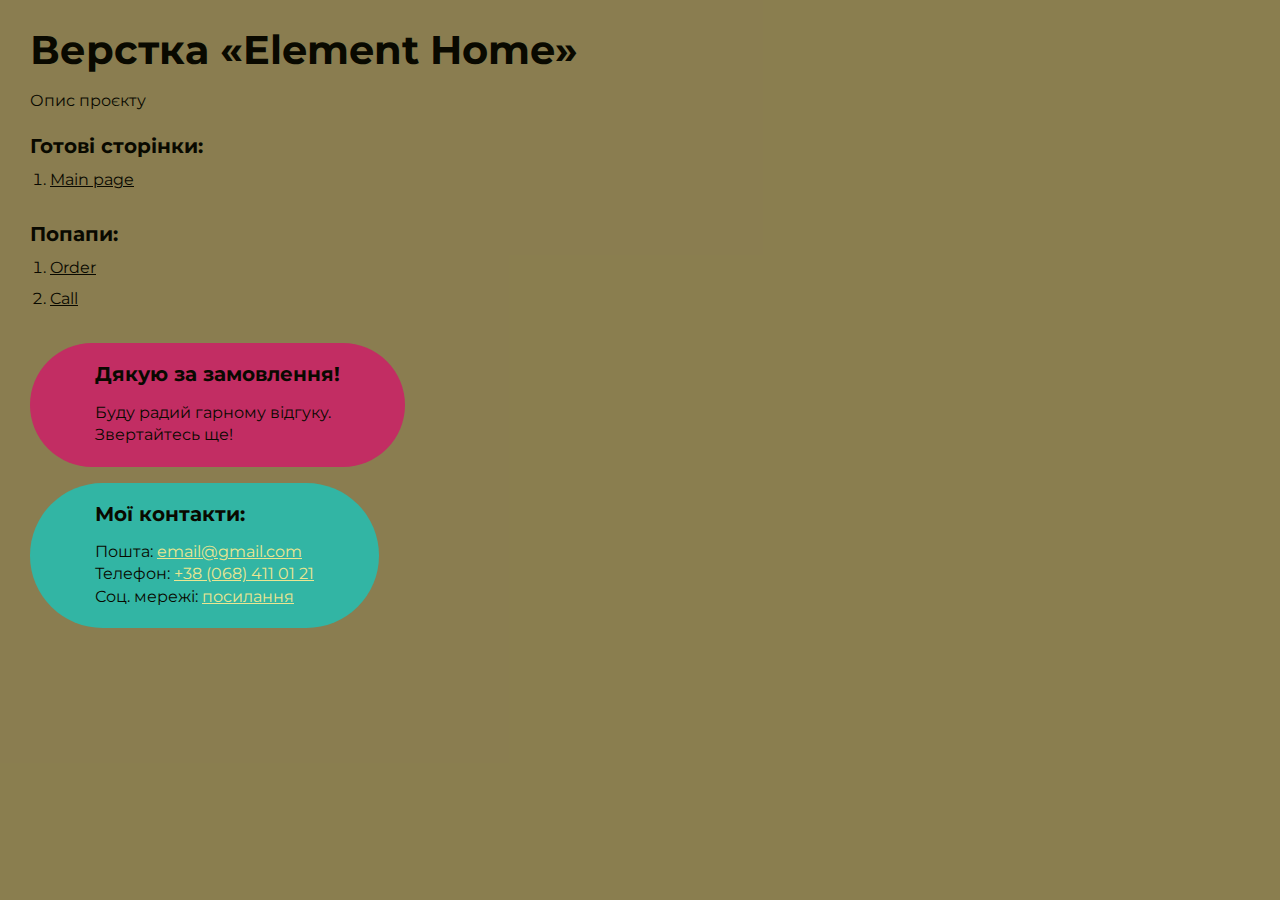
<file: index.html>
<!DOCTYPE html>
<html>

<head>
	<meta charset="UTF-8">
	<meta name="viewport" content="width=device-width, initial-scale=1.0">
	<title>Верстка «Element Home»</title>
</head>

<body>
	<div class="rootpage">
		<h1>Верстка «Element Home»</h1>
		<div class="rootpage__info">
			Опис проєкту
		</div>
		<h2>Готові сторінки:</h2>
		<ol class="rootpage__list">
			<li><a target="_blank" href="home.html">Main page</a></li>
		</ol>
		<h2>Попапи:</h2>
		<ol class="rootpage__list">
			<li><a target="_blank" href="home.html#order">Order</a></li>
			<li><a target="_blank" href="home.html#call">Call</a></li>
		</ol>
		<div class="rootpage__tnx">
			<h2>Дякую за замовлення!</h2>
			<p>Буду радий гарному відгуку.</p>
			<p>Звертайтесь ще!</p>
		</div>
		<div class="rootpage__contacts">
			<h2>Мої контакти:</h2>
			<p>Пошта: <a href="mailto:email@gmail.com">email@gmail.com</a></p>
			<p>Телефон: <a href="tel:+380684110121">+38 (068) 411 01 21</a></p>
			<p>Соц. мережі: <a href="">посилання</a></p>
		</div>
	</div>
</body>
<style>
	@charset "UTF-8";
	@import url("https://fonts.googleapis.com/css?family=Montserrat:regular,700&display=swap");

	*,
	*::before,
	*::after {
		padding: 0px;
		margin: 0px;
		border: 0px;
		box-sizing: border-box;
	}

	html,
	body {
		height: 100%;
		margin: 0;
		padding: 0;
		min-width: 320px;
		width: 100%;
		color: #090900;
		background-color: rgba(127, 113, 62, 0.7);
	}

	body {
		font-family: Montserrat;
		font-size: 100%;
		line-height: 1;
		font-size: 1rem;
	}

	a {
		text-decoration: underline;
		color: #090900
	}

	a:visited {
		text-decoration: underline;
		color: #090900;
	}

	a:hover {
		text-decoration: none;
	}

	ul li {
		list-style: none;
	}

	img {
		vertical-align: top;
	}

	.wrapper {
		width: 100%;
		min-height: 100%;
		overflow: hidden;
	}

	.rootpage {
		padding: 30px;
		display: flex;
		flex-direction: column;
		align-items: flex-start;
	}

	@media (max-width: 767px) {
		.rootpage {
			padding: 30px 15px;
		}
	}

	h1 {
		color: #090900;
		font-size: 2.5rem;
		margin: 0px 0px 1.25rem 0px;
	}

	@media (max-width: 767px) {
		h1 {
			font-size: 1.85rem;
			margin: 0px 0px 1.25rem 0px;
		}
	}

	h2 {
		color: #090900;
		font-size: 1.25rem;
		margin: 0px 0px 1rem 0px;
	}

	@media (max-width: 767px) {
		h2 {
			font-size: 1.125rem;
			margin: 0px 0px 1rem 0px;
		}
	}

	.rootpage__info {
		line-height: 140%;
		margin: 0px 0px 1.5rem 0px;
	}

	.rootpage__list {
		margin: 0px 0px 2.25rem 1.25rem;
	}

	.rootpage__list li:not(:last-child) {
		margin: 0px 0px 15px 0px;
	}

	.rootpage__contacts,
	.rootpage__tnx {
		border-radius: 200px;
		padding: 20px 65px;
		line-height: 140%;
	}

	@media (max-width: 767px) {

		.rootpage__contacts,
		.rootpage__tnx {
			border-radius: 40px;
			padding: 20px;
		}
	}

	.rootpage__contacts {
		background: #32b5a4;

	}

	.rootpage__contacts a {
		color: #ebe691;
	}

	.rootpage__tnx {
		background: #c22d63;
		margin: 0px 0px 1rem 0px;
	}
</style>

</html>
</file>
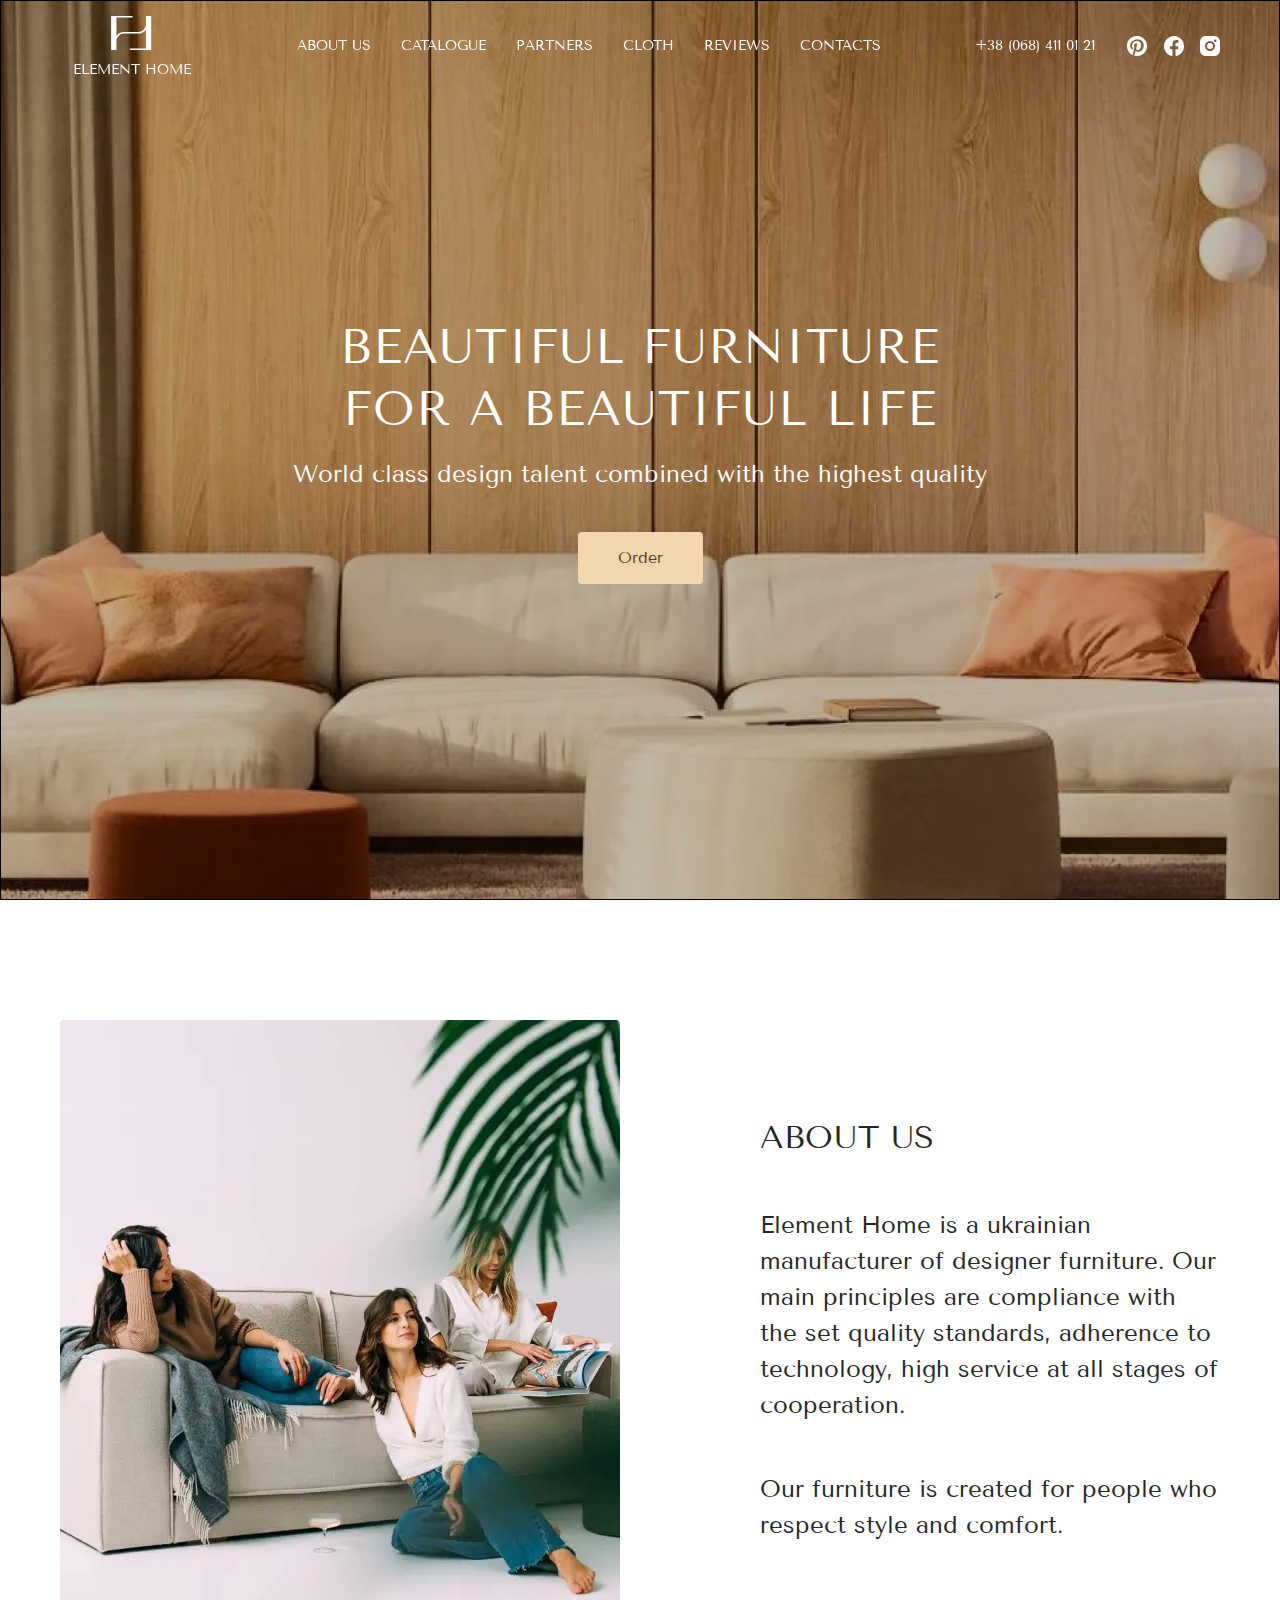
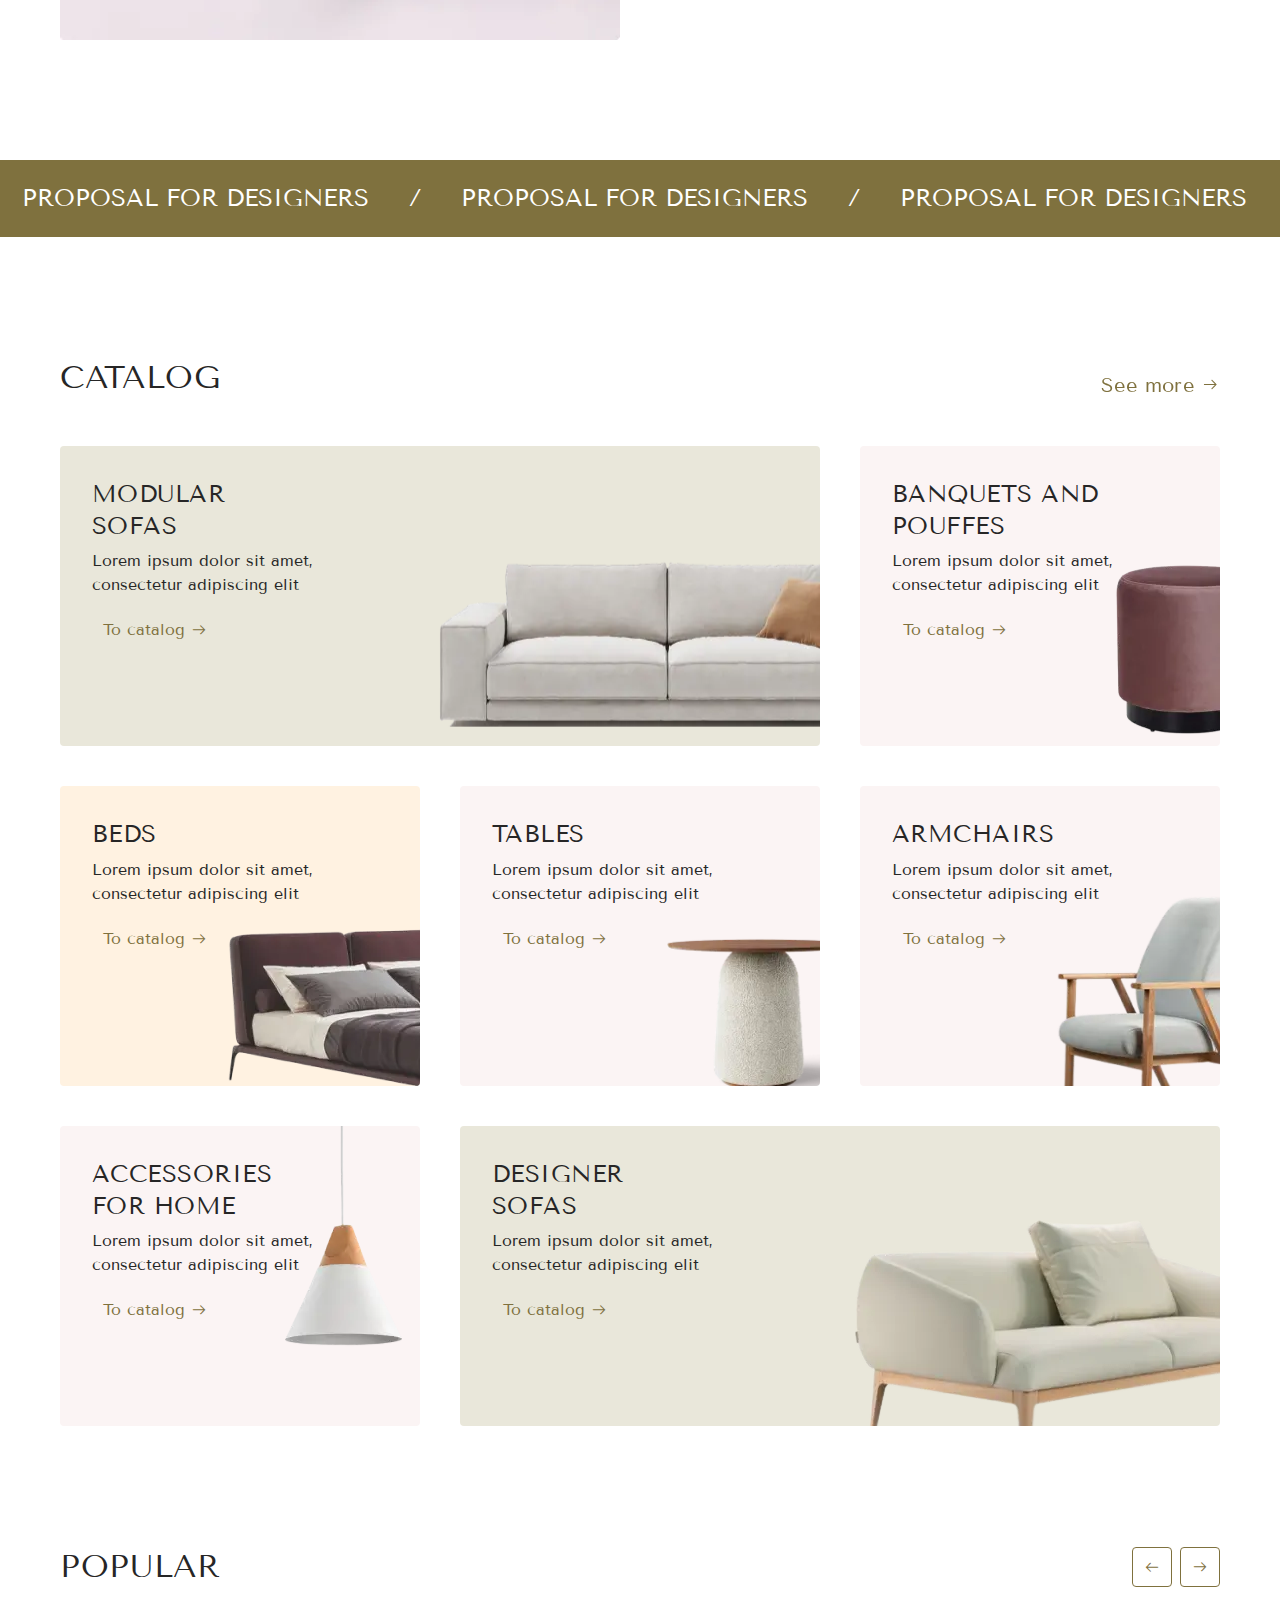
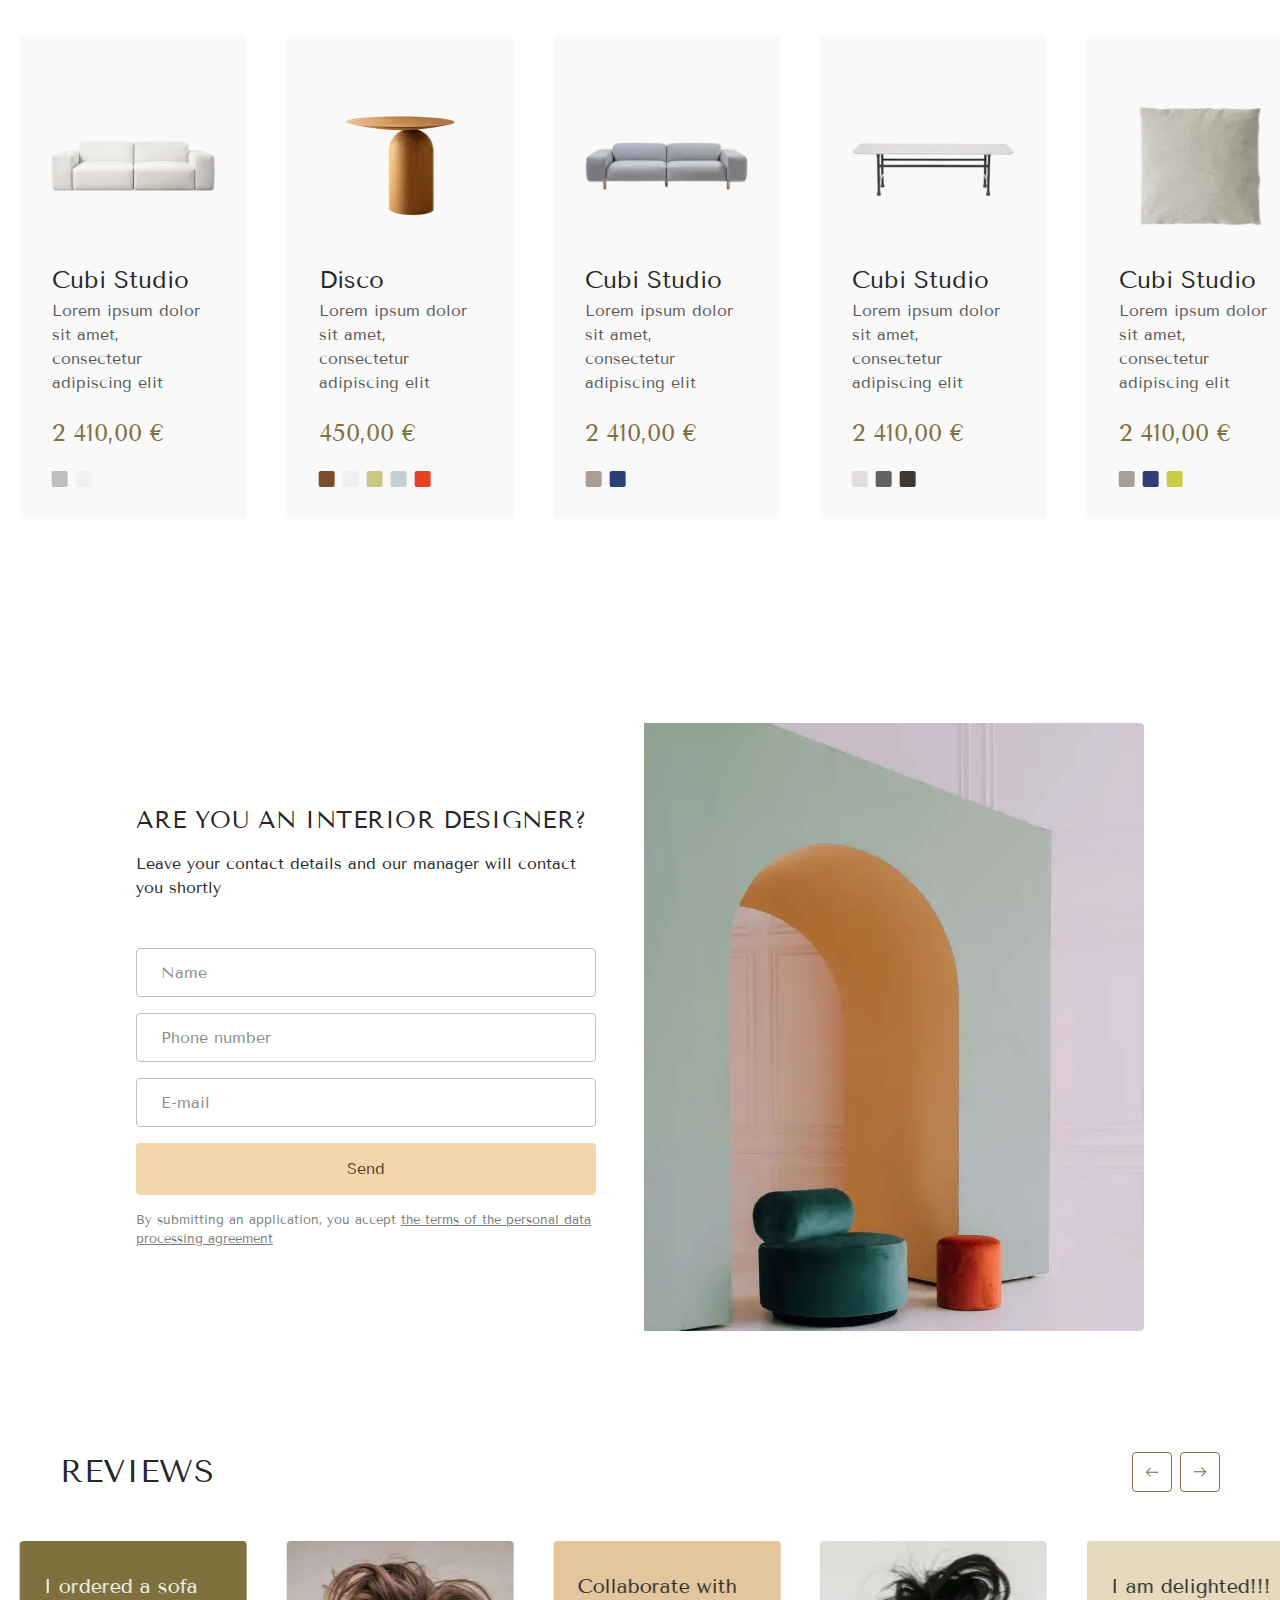
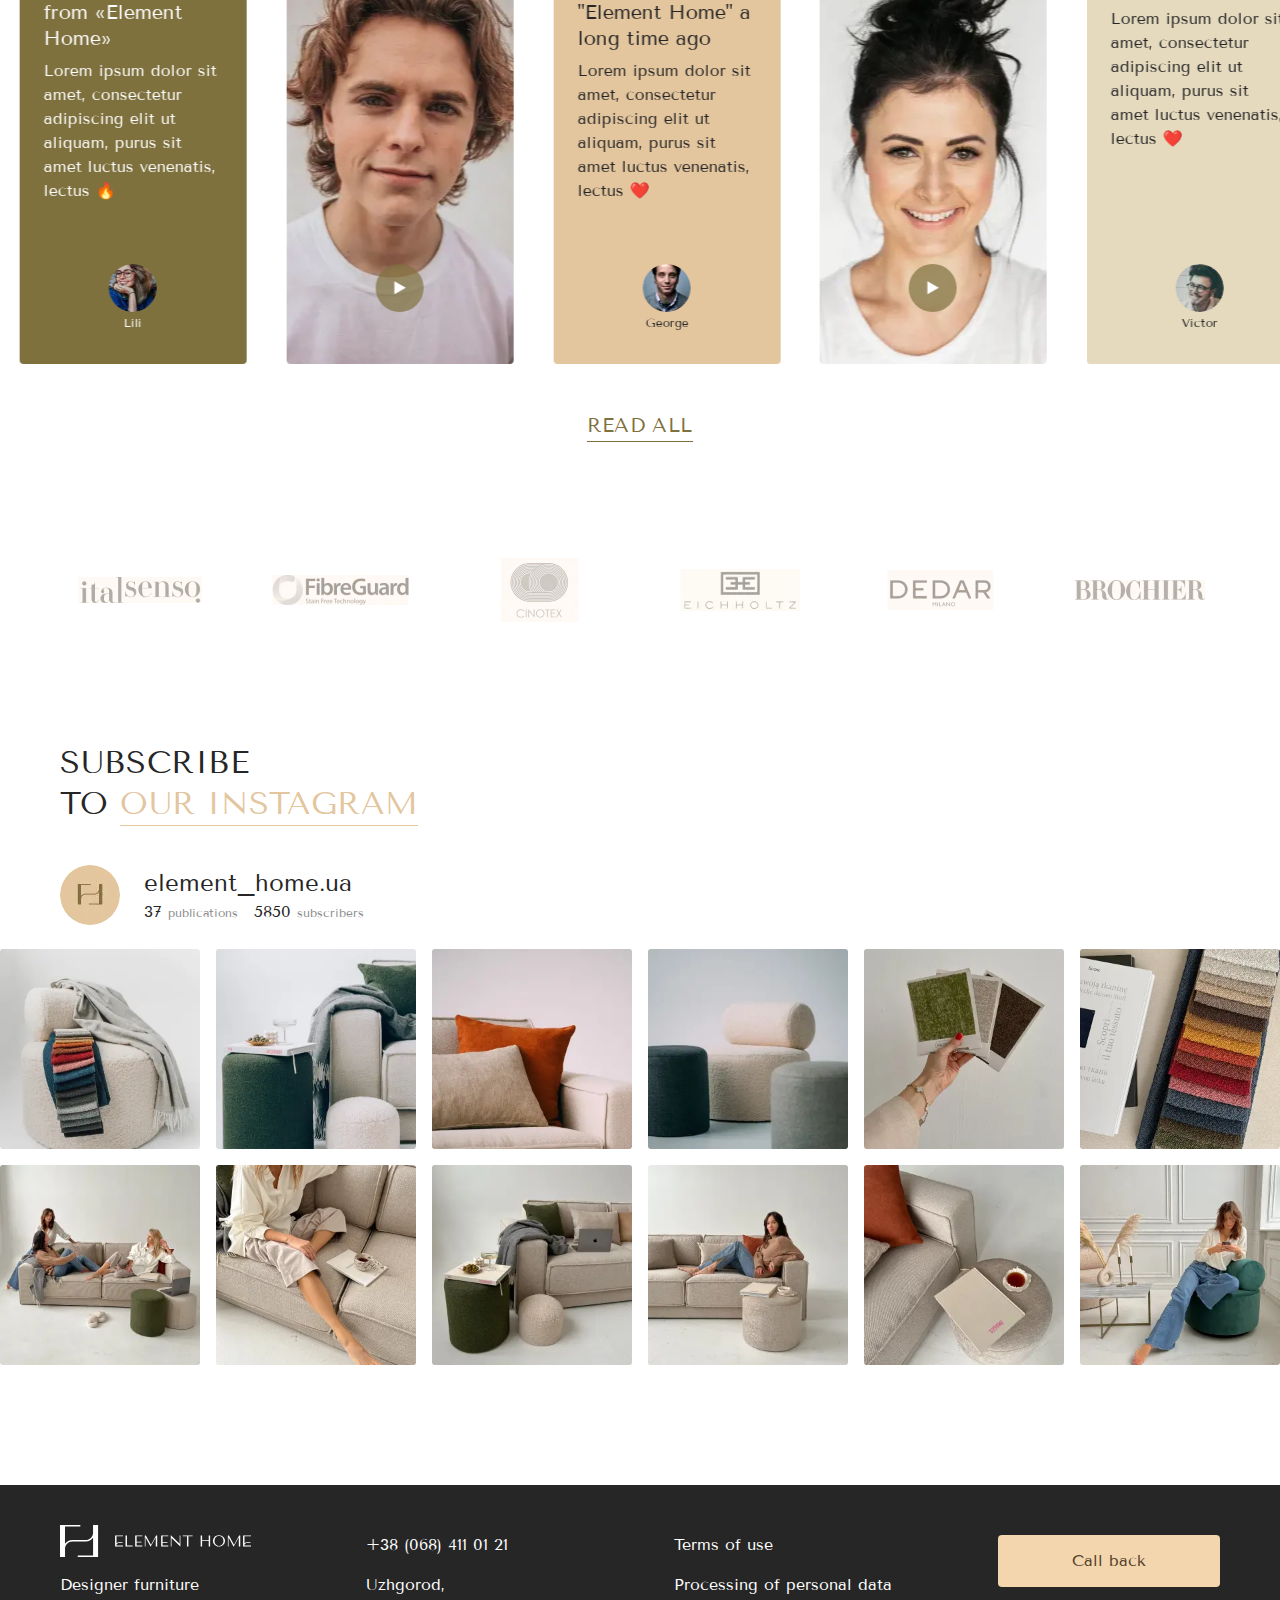
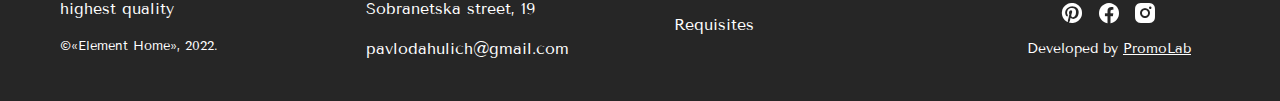
<file: home.html>
<!DOCTYPE html>
<html lang="en">

<head>
	<title>Main Page</title>
	<meta charset="UTF-8">
	<meta name="format-detection" content="telephone=no">
	<!-- <style>body{opacity: 0;}</style> -->
	<link rel="stylesheet" href="css/style.min.css?_v=20230225135047">
	<link rel="shortcut icon" href="favicon.ico">
	<!-- <meta name="robots" content="noindex, nofollow"> -->
	<meta name="viewport" content="width=device-width, initial-scale=1.0">
</head>

<body>
	<div class="wrapper">
		<header class="header" data-lp data-scroll="35">
			<div class="header__container">
				<a href="#" class="header__logo"><img src="img/logo.svg" alt="logo"><span>Element home</span></a>
				<div class="header__menu menu">
					<nav class="menu__body">
						<ul class="menu__list">
							<li class="menu__item"><a href="" class="menu__link">About us</a></li>
							<li class="menu__item"><a href="" class="menu__link">Catalogue</a></li>
							<li class="menu__item"><a href="" class="menu__link">Partners</a></li>
							<li class="menu__item"><a href="" class="menu__link">Сloth</a></li>
							<li class="menu__item"><a href="" class="menu__link">Reviews</a></li>
							<li class="menu__item"><a href="" class="menu__link">Contacts</a></li>
						</ul>
					</nav>
				</div>
				<div class="header__act act-header">
					<a href="tel:+380684110121" class="act-header__number">+38 (068) 411 01 21</a>
					<nav data-da=".menu__body,991.98" class="act-header__menu menu-social">
						<ul class="menu-social__list">
							<li class="menu-social__item"><a href="#" class="menu-social__link _icon-promo"></a></li>
							<li class="menu-social__item"><a href="#" class="menu-social__link _icon-facebook"></a></li>
							<li class="menu-social__item"><a href="#" class="menu-social__link _icon-instagram"></a></li>
						</ul>
					</nav>
				</div>
				<button type="button" class="header__icon icon-menu"><span></span></button>
			</div>
		</header>
		<main class="page">
			<section class="page__main-block main-block">
				<div class="main-block__background"><picture><source srcset="img/main-block.webp" type="image/webp"><img src="img/main-block.png" alt="background"></picture></div>
				<div class="main-block__container">
					<div class="main-block__info">
						<h1 class="main-block__title">Beautiful furniture
							for a beautiful life
						</h1>
						<h2 class="main-block__sub-title">World class design talent
							combined with the highest quality</h2>
						<a href="#" class="main-block__button button">Order</a>
					</div>
				</div>
			</section>
			<section class="page__about-us about-us">
				<div class="about-us__container">
					<div class="about-us__picture"><picture><source srcset="img/about-us/image-02.webp" type="image/webp"><img src="img/about-us/image-02.jpg" alt="image"></picture></div>
					<div class="about-us__info">
						<h2 class="about-us__title title">About us</h2>
						<p>Element Home is a ukrainian manufacturer of designer furniture. Our main principles are compliance with the set quality standards, adherence to technology, high service at all stages of cooperation.</p>
						<p>Our furniture is created for people who respect style and comfort.</p>
					</div>
				</div>
			</section>
			<div class="page__designer designer">
				<div class="designer__wrapper">
					<div class="designer__proposal">proposal for designers</div>
					<div class="designer__proposal">proposal for designers</div>
					<div class="designer__proposal">proposal for designers</div>
					<div class="designer__proposal">proposal for designers</div>
					<div class="designer__proposal">proposal for designers</div>
					<div class="designer__proposal">proposal for designers</div>
					<div class="designer__proposal">proposal for designers</div>
					<div class="designer__proposal">proposal for designers</div>
					<div class="designer__proposal">proposal for designers</div>
				</div>
			</div>
			<section class="page__catalog catalog">
				<div class="catalog__container">
					<div class="catalog__header">
						<h2 class="catalog__title title">Catalog</h2>
						<button class="catalog__more _icon-arrow-right">See more</button>
					</div>
					<div class="catalog__wrapper">
						<article class="catalog__item">
							<div class="catalog__info info-catalog">
								<h3 class="info-catalog__title">Modular
									sofas</h3>
								<p class="info-catalog__text">Lorem ipsum dolor sit amet,
									consectetur adipiscing elit</p>
								<a href="#" class="info-catalog__link _icon-arrow-right">To catalog</a>
							</div>
							<div class="catalog__picture">
								<div class="catalog__image-wrapper">
									<picture><source srcset="img/catalog/image-01.webp" type="image/webp"><img src="img/catalog/image-01.png" alt="image"></picture>
								</div>
							</div>
						</article>
						<article class="catalog__item">
							<div class="catalog__info info-catalog">
								<h3 class="info-catalog__title">Banquets
									and pouffes</h3>
								<p class="info-catalog__text">Lorem ipsum dolor sit amet,
									consectetur adipiscing elit</p>
								<a href="#" class="info-catalog__link  _icon-arrow-right">To catalog</a>
							</div>
							<div class="catalog__picture">
								<div class="catalog__image-wrapper"><picture><source srcset="img/catalog/image-02.webp" type="image/webp"><img src="img/catalog/image-02.png" alt="image"></picture></div>
							</div>
						</article>
						<article class="catalog__item">
							<div class="catalog__info info-catalog">
								<h3 class="info-catalog__title">Beds</h3>
								<p class="info-catalog__text">Lorem ipsum dolor sit amet,
									consectetur adipiscing elit</p>
								<a href="#" class="info-catalog__link  _icon-arrow-right">To catalog</a>
							</div>
							<div class="catalog__picture">
								<div class="catalog__image-wrapper"><picture><source srcset="img/catalog/image-03.webp" type="image/webp"><img src="img/catalog/image-03.png" alt="image"></picture></div>
							</div>
						</article>
						<article class="catalog__item">
							<div class="catalog__info info-catalog">
								<h3 class="info-catalog__title">Tables</h3>
								<p class="info-catalog__text">Lorem ipsum dolor sit amet,
									consectetur adipiscing elit</p>
								<a href="#" class="info-catalog__link  _icon-arrow-right">To catalog</a>
							</div>
							<div class="catalog__picture">
								<div class="catalog__image-wrapper"><picture><source srcset="img/catalog/image-04.webp" type="image/webp"><img src="img/catalog/image-04.png" alt="image"></picture></div>
							</div>
						</article>
						<article class="catalog__item">
							<div class="catalog__info info-catalog">
								<h3 class="info-catalog__title">Armchairs</h3>
								<p class="info-catalog__text">Lorem ipsum dolor sit amet,
									consectetur adipiscing elit</p>
								<a href="#" class="info-catalog__link  _icon-arrow-right">To catalog</a>
							</div>
							<div class="catalog__picture">
								<div class="catalog__image-wrapper"><picture><source srcset="img/catalog/image-05.webp" type="image/webp"><img src="img/catalog/image-05.png" alt="image"></picture></div>
							</div>
						</article>
						<article class="catalog__item">
							<div class="catalog__info info-catalog">
								<h3 class="info-catalog__title">Accessories
									for home</h3>
								<p class="info-catalog__text">Lorem ipsum dolor sit amet,
									consectetur adipiscing elit</p>
								<a href="#" class="info-catalog__link  _icon-arrow-right">To catalog</a>
							</div>
							<div class="catalog__picture">
								<div class="catalog__image-wrapper"><picture><source srcset="img/catalog/image-06.webp" type="image/webp"><img src="img/catalog/image-06.png" alt="image"></picture></div>
							</div>
						</article>
						<article class="catalog__item">
							<div class="catalog__info info-catalog">
								<h3 class="info-catalog__title">Designer sofas</h3>
								<p class="info-catalog__text">Lorem ipsum dolor sit amet,
									consectetur adipiscing elit</p>
								<a href="#" class="info-catalog__link  _icon-arrow-right">To catalog</a>
							</div>
							<div class="catalog__picture">
								<div class="catalog__image-wrapper"><picture><source srcset="img/catalog/image-07.webp" type="image/webp"><img src="img/catalog/image-07.png" alt="image"></picture></div>
							</div>
						</article>
					</div>
				</div>
			</section>
			<section class="page__popular popular">
				<div class="popular__container">
					<h2 class="popular__title title">Popular</h2>
					<div class="popular__buttons buttons-slider">
						<!-- Если нужна навигация (влево/вправо) -->
						<button type="button" class="buttons-slider__button swiper-popular-prev _icon-arrow-right"></button>
						<button type="button" class="buttons-slider__button swiper-popular-next _icon-arrow-right"></button>
					</div>
				</div>
				<!-- Оболочка слайдера -->
				<div class="popular__slider swiper">
					<!-- Двигающееся часть слайдера -->
					<div class="popular__wrapper swiper-wrapper">
						<!-- Слайд -->
						<div class="popular__slide slide-popular swiper-slide">
							<div class="slide-popular__wrapper">
								<div class="slide-popular__image"><picture><source srcset="img/popular/image-01.webp" type="image/webp"><img src="img/popular/image-01.png" alt="image"></picture></div>
								<div class="slide-popular__info">
									<h3 class="slide-popular__title">Cubi Studio</h3>
									<p class="slide-popular__text">Lorem ipsum dolor sit amet, consectetur adipiscing elit</p>
									<p class="slide-popular__price">2 410,00 <span>€</span></p>
									<ul class="slide-popular__list">
										<li style="background-color: #BFBFBF;"></li>
										<li style="background-color: #F0F0F0;"></li>
									</ul>
								</div>
								<div class="slide-popular__actions">
									<button data-popup="#order" type="button" class="slide-popular__button button">Order</button>
								</div>
							</div>
						</div>
						<!-- Слайд -->
						<div class="popular__slide slide-popular swiper-slide">
							<div class="slide-popular__wrapper">
								<div class="slide-popular__image"><picture><source srcset="img/popular/image-02.webp" type="image/webp"><img src="img/popular/image-02.png" alt="image"></picture></div>
								<div class="slide-popular__info">
									<h3 class="slide-popular__title">Disco</h3>
									<p class="slide-popular__text">Lorem ipsum dolor sit amet, consectetur adipiscing elit</p>
									<p class="slide-popular__price">450,00 <span>€</span></p>
									<ul class="slide-popular__list">
										<li style="background-color: #7D4D29;"></li>
										<li style="background-color: #F0F0F0;"></li>
										<li style="background-color: #CAC786;"></li>
										<li style="background-color: #C5CDD6;"></li>
										<li style="background-color: #E84025;"></li>
									</ul>
								</div>
								<div class="slide-popular__actions">
									<button data-popup="#order" type="button" class="slide-popular__button button">Order</button>
								</div>
							</div>
						</div>
						<!-- Слайд -->
						<div class="popular__slide slide-popular swiper-slide">
							<div class="slide-popular__wrapper">
								<div class="slide-popular__image"><picture><source srcset="img/popular/image-03.webp" type="image/webp"><img src="img/popular/image-03.png" alt="image"></picture></div>
								<div class="slide-popular__info">
									<h3 class="slide-popular__title">Cubi Studio</h3>
									<p class="slide-popular__text">Lorem ipsum dolor sit amet, consectetur adipiscing elit</p>
									<p class="slide-popular__price">2 410,00 <span>€</span></p>
									<ul class="slide-popular__list">
										<li style="background-color: #A69E98;"></li>
										<li style="background-color: #2D3F74;"></li>
									</ul>
								</div>
								<div class="slide-popular__actions">
									<button data-popup="#order" type="button" class="slide-popular__button button">Order</button>
								</div>
							</div>
						</div>
						<!-- Слайд -->
						<div class="popular__slide slide-popular swiper-slide">
							<div class="slide-popular__wrapper">
								<div class="slide-popular__image"><picture><source srcset="img/popular/image-04.webp" type="image/webp"><img src="img/popular/image-04.png" alt="image"></picture></div>
								<div class="slide-popular__info">
									<h3 class="slide-popular__title">Cubi Studio</h3>
									<p class="slide-popular__text">Lorem ipsum dolor sit amet, consectetur adipiscing elit</p>
									<p class="slide-popular__price">2 410,00 <span>€</span></p>
									<ul class="slide-popular__list">
										<li style="background-color: #E2DDDF;"></li>
										<li style="background-color: #616161;"></li>
										<li style="background-color: #3F3934;"></li>
									</ul>
								</div>
								<div class="slide-popular__actions">
									<button data-popup="#order" type="button" class="slide-popular__button button">Order</button>
								</div>
							</div>
						</div>
						<!-- Слайд -->
						<div class="popular__slide slide-popular swiper-slide">
							<div class="slide-popular__wrapper">
								<div class="slide-popular__image"><picture><source srcset="img/popular/image-05.webp" type="image/webp"><img src="img/popular/image-05.png" alt="image"></picture></div>
								<div class="slide-popular__info">
									<h3 class="slide-popular__title">Cubi Studio</h3>
									<p class="slide-popular__text">Lorem ipsum dolor sit amet, consectetur adipiscing elit</p>
									<p class="slide-popular__price">2 410,00 <span>€</span></p>
									<ul class="slide-popular__list">
										<li style="background-color: #A69E98;"></li>
										<li style="background-color: #2D3F74;"></li>
										<li style="background-color: #C8CC46;"></li>
									</ul>
								</div>
								<div class="slide-popular__actions">
									<button data-popup="#order" type="button" class="slide-popular__button button">Order</button>
								</div>
							</div>
						</div>
						<!-- Слайд -->
						<div class="popular__slide slide-popular swiper-slide">
							<div class="slide-popular__wrapper">
								<div class="slide-popular__image"><picture><source srcset="img/popular/image-06.webp" type="image/webp"><img src="img/popular/image-06.png" alt="image"></picture></div>
								<div class="slide-popular__info">
									<h3 class="slide-popular__title">Cubi Studio</h3>
									<p class="slide-popular__text">Lorem ipsum dolor sit amet, consectetur adipiscing elit</p>
									<p class="slide-popular__price">2 410,00 <span>€</span></p>
									<ul class="slide-popular__list">
										<li style="background-color: #A69E98;"></li>
										<li style="background-color: #2D3F74;"></li>
										<li style="background-color: #7D4D29;"></li>
									</ul>
								</div>
								<div class="slide-popular__actions">
									<button data-popup="#order" type="button" class="slide-popular__button button">Order</button>
								</div>
							</div>
						</div>
						<!-- Слайд -->
						<div class="popular__slide slide-popular swiper-slide">
							<div class="slide-popular__wrapper">
								<div class="slide-popular__image"><picture><source srcset="img/popular/image-07.webp" type="image/webp"><img src="img/popular/image-07.png" alt="image"></picture></div>
								<div class="slide-popular__info">
									<h3 class="slide-popular__title">Cubi Studio</h3>
									<p class="slide-popular__text">Lorem ipsum dolor sit amet, consectetur adipiscing elit</p>
									<p class="slide-popular__price">2 410,00 <span>€</span></p>
									<ul class="slide-popular__list">
										<li style="background-color: #262626;" class="slide-popular__item-half"></li>
									</ul>
								</div>
								<div class="slide-popular__actions">
									<button data-popup="#order" type="button" class="slide-popular__button button">Order</button>
								</div>
							</div>
						</div>
						<!-- Слайд -->
						<div class="popular__slide slide-popular swiper-slide">
							<div class="slide-popular__wrapper">
								<div class="slide-popular__image"><picture><source srcset="img/popular/image-04.webp" type="image/webp"><img src="img/popular/image-04.png" alt="image"></picture></div>
								<div class="slide-popular__info">
									<h3 class="slide-popular__title">Cubi Studio</h3>
									<p class="slide-popular__text">Lorem ipsum dolor sit amet, consectetur adipiscing elit</p>
									<p class="slide-popular__price">2 410,00 <span>€</span></p>
									<ul class="slide-popular__list">
										<li style="background-color: #E2DDDF;"></li>
										<li style="background-color: #616161;"></li>
										<li style="background-color: #3F3934;"></li>
									</ul>
								</div>
								<div class="slide-popular__actions">
									<button data-popup="#order" type="button" class="slide-popular__button button">Order</button>
								</div>
							</div>
						</div>
					</div>
				</div>
			</section>
			<section class="page__design design">
				<div class="design__container">
					<div class="design__info">
						<h3 class="design__title">Are you an interior designer?</h3>
						<p class="design__text">Leave your contact details and our manager will contact you shortly</p>
						<form action="files/sendmail/sendmail.php" method="POST" class="design__form form-design">
							<div class="form-design__line">
								<input type="text" name="form[name]" data-validate data-required="text" placeholder="Name" autocomplete="off" class="form-design__input input">
							</div>
							<div class="form-design__line">
								<input type="tel" name="form[tel]" data-validate data-required="tel" placeholder="Phone number" autocomplete="off" class="form-design__input input">
							</div>
							<div class="form-design__line">
								<input type="email" name="form[email]" data-validate data-required="email" placeholder="E-mail" autocomplete="off" class="form-design__input input">
							</div>
							<button type="submit" class="form-design__button button">Send</button>
						</form>
						<p class="design__subm">By submitting an application, you accept <a href="#">the terms of the personal data processing agreement</a></p>
					</div>
					<div class="design__image"><picture><source srcset="img/design/image-01.webp" type="image/webp"><img src="img/design/image-01.jpg" alt="image"></picture></div>
				</div>
			</section>
			<section class="page__reviews reviews">
				<div class="reviews__container">
					<h2 class="reviews__title title">Reviews</h2>
					<div class="reviews__buttons buttons-slider">
						<!-- Если нужна навигация (влево/вправо) -->
						<button type="button" class="buttons-slider__button swiper-reviews-prev _icon-arrow-right"></button>
						<button type="button" class="buttons-slider__button swiper-reviews-next _icon-arrow-right"></button>
					</div>
				</div>
				<!-- Оболочка слайдера -->
				<div class="reviews__slider swiper">
					<!-- Двигающееся часть слайдера -->
					<div class="reviews__wrapper swiper-wrapper">
						<!-- Слайд -->
						<div class="reviews__slide slide-reviews swiper-slide">
							<div class="slide-reviews__wrapper">
								<div class="slide-reviews__info">
									<h3 class="slide-reviews__title">I ordered a sofa from «Element Home»</h3>
									<p class="slide-reviews__text">Lorem ipsum dolor sit amet, consectetur adipiscing elit ut aliquam, purus sit amet luctus venenatis, lectus 🔥</p>
								</div>
								<div class="slide-reviews__user-block">
									<h4 class="slide-reviews__name">Lili</h4>
									<picture><source srcset="img/reviews/lili.webp" type="image/webp"><img src="img/reviews/lili.png" alt="Lili"></picture>
								</div>
							</div>
						</div>
						<!-- Слайд -->
						<div class="reviews__slide slide-reviews swiper-slide">
							<div class="slide-reviews__wrapper slide-reviews__wrapper--bg-img">
								<a href="#" class="slide-reviews__play _icon-play"></a>
							</div>
						</div>
						<!-- Слайд -->
						<div class="reviews__slide slide-reviews swiper-slide">
							<div class="slide-reviews__wrapper slide-reviews__wrapper--second-bg">
								<div class="slide-reviews__info">
									<h3 class="slide-reviews__title slide-reviews__title--black-color">Collaborate with "Element Home" a long time ago</h3>
									<p class="slide-reviews__text slide-reviews__text--black-color">Lorem ipsum dolor sit amet, consectetur adipiscing elit ut aliquam, purus sit amet luctus venenatis, lectus ❤️</p>
								</div>
								<div class="slide-reviews__user-block">
									<h4 class="slide-reviews__name slide-reviews__name--black-color">George</h4>
									<picture><source srcset="img/reviews/georgii.webp" type="image/webp"><img src="img/reviews/georgii.png" alt="Georgii"></picture>
								</div>
							</div>
						</div>
						<!-- Слайд -->
						<div class="reviews__slide slide-reviews swiper-slide">
							<div class="slide-reviews__wrapper slide-reviews__wrapper--bg-second-img">
								<a href="#" class="slide-reviews__play _icon-play"></a>
							</div>
						</div>
						<!-- Слайд -->
						<div class="reviews__slide slide-reviews swiper-slide">
							<div class="slide-reviews__wrapper slide-reviews__wrapper--third-bg">
								<div class="slide-reviews__info">
									<h3 class="slide-reviews__title slide-reviews__title--black-color">I am delighted!!!</h3>
									<p class="slide-reviews__text slide-reviews__text--black-color">Lorem ipsum dolor sit amet, consectetur adipiscing elit ut aliquam, purus sit amet luctus venenatis, lectus ❤️</p>
								</div>
								<div class="slide-reviews__user-block">
									<h4 class="slide-reviews__name slide-reviews__name--black-color">Victor</h4>
									<picture><source srcset="img/reviews/victor.webp" type="image/webp"><img src="img/reviews/victor.png" alt="Victor"></picture>
								</div>
							</div>
						</div>
						<!-- Слайд -->
						<div class="reviews__slide slide-reviews swiper-slide">
							<div class="slide-reviews__wrapper slide-reviews__wrapper--bg-third-img">
								<a href="#" class="slide-reviews__play _icon-play"></a>
							</div>
						</div>
						<!-- Слайд -->
						<div class="reviews__slide slide-reviews swiper-slide">
							<div class="slide-reviews__wrapper slide-reviews__wrapper--four-bg">
								<div class="slide-reviews__info">
									<h3 class="slide-reviews__title slide-reviews__title--black-color">I am delighted!!!</h3>
									<p class="slide-reviews__text slide-reviews__text--black-color">Lorem ipsum dolor sit amet, consectetur adipiscing elit ut aliquam, purus sit amet luctus venenatis, lectus ❤️</p>
								</div>
								<div class="slide-reviews__user-block">
									<h4 class="slide-reviews__name slide-reviews__name--black-color">Maria</h4>
									<picture><source srcset="img/reviews/maria.webp" type="image/webp"><img src="img/reviews/maria.png" alt="Victor"></picture>
								</div>
							</div>
						</div>
					</div>
				</div>
				<div class="reviews__link"><a href="#">Read all</a></div>
			</section>
			<div class="page__partnet partner">
				<div class="partner__container">
					<a href="#" class="partner__logo"><picture><source srcset="img/partner/image-01.webp" type="image/webp"><img src="img/partner/image-01.png" alt="partner-logo"></picture></a>
					<a href="#" class="partner__logo"><picture><source srcset="img/partner/image-02.webp" type="image/webp"><img src="img/partner/image-02.png" alt="partner-logo"></picture></a>
					<a href="#" class="partner__logo"><picture><source srcset="img/partner/image-03.webp" type="image/webp"><img src="img/partner/image-03.png" alt="partner-logo"></picture></a>
					<a href="#" class="partner__logo"><picture><source srcset="img/partner/image-04.webp" type="image/webp"><img src="img/partner/image-04.png" alt="partner-logo"></picture></a>
					<a href="#" class="partner__logo"><picture><source srcset="img/partner/image-05.webp" type="image/webp"><img src="img/partner/image-05.png" alt="partner-logo"></picture></a>
					<a href="#" class="partner__logo"><picture><source srcset="img/partner/image-06.webp" type="image/webp"><img src="img/partner/image-06.png" alt="partner-logo"></picture></a>
				</div>
			</div>
			<section class="page__instagram instagram">
				<div class="instagram__container">
					<h2 class="instagram__title title">Subscribe <br> to <a href="#">our instagram</a></h2>
					<div class="instagram__block">
						<div class="instagram__image"><picture><source srcset="img/instagram/insta-logo.webp" type="image/webp"><img src="img/instagram/insta-logo.png" alt="insta-logo"></picture></div>
						<div class="instagram__block-inst">
							<h4>element_home.ua</h4>
							<div class="instagram__follower">
								<p>37 <span>publications</span></p>
								<p>5850 <span>subscribers</span></p>
							</div>
						</div>
					</div>
				</div>
				<div data-gallery class="instagram__items">
					<a href="img/instagram/image-01-big.png" class="instagram__item">
						<div class="instagram__image-ibg">
							<picture><source srcset="img/instagram/image-01.webp" type="image/webp"><img src="img/instagram/image-01.png" alt="Element Home"></picture>
						</div>
					</a>
					<a href="img/instagram/image-02-big.png" class="instagram__item">
						<div class="instagram__image-ibg">
							<picture><source srcset="img/instagram/image-02.webp" type="image/webp"><img src="img/instagram/image-02.png" alt="Element Home"></picture>
						</div>
					</a>
					<a href="img/instagram/image-03-big.png" class="instagram__item">
						<div class="instagram__image-ibg">
							<picture><source srcset="img/instagram/image-03.webp" type="image/webp"><img src="img/instagram/image-03.png" alt="Element Home"></picture>
						</div>
					</a>
					<a href="img/instagram/image-04-big.png" class="instagram__item">
						<div class="instagram__image-ibg">
							<picture><source srcset="img/instagram/image-04.webp" type="image/webp"><img src="img/instagram/image-04.png" alt="Element Home"></picture>
						</div>
					</a>
					<a href="img/instagram/image-05-big.png" class="instagram__item">
						<div class="instagram__image-ibg">
							<picture><source srcset="img/instagram/image-05.webp" type="image/webp"><img src="img/instagram/image-05.png" alt="Element Home"></picture>
						</div>
					</a>
					<a href="img/instagram/image-06-big.png" class="instagram__item">
						<div class="instagram__image-ibg">
							<picture><source srcset="img/instagram/image-06.webp" type="image/webp"><img src="img/instagram/image-06.png" alt="Element Home"></picture>
						</div>
					</a>
					<a href="img/instagram/image-07-big.png" class="instagram__item">
						<div class="instagram__image-ibg">
							<picture><source srcset="img/instagram/image-07.webp" type="image/webp"><img src="img/instagram/image-07.png" alt="Element Home"></picture>
						</div>
					</a>
					<a href="img/instagram/image-08-big.png" class="instagram__item">
						<div class="instagram__image-ibg">
							<picture><source srcset="img/instagram/image-08.webp" type="image/webp"><img src="img/instagram/image-08.png" alt="Element Home"></picture>
						</div>
					</a>
					<a href="img/instagram/image-09-big.png" class="instagram__item">
						<div class="instagram__image-ibg">
							<picture><source srcset="img/instagram/image-09.webp" type="image/webp"><img src="img/instagram/image-09.png" alt="Element Home"></picture>
						</div>
					</a>
					<a href="img/instagram/image-10-big.png" class="instagram__item">
						<div class="instagram__image-ibg">
							<picture><source srcset="img/instagram/image-10.webp" type="image/webp"><img src="img/instagram/image-10.png" alt="Element Home"></picture>
						</div>
					</a>
					<a href="img/instagram/image-11-big.png" class="instagram__item">
						<div class="instagram__image-ibg">
							<picture><source srcset="img/instagram/image-11.webp" type="image/webp"><img src="img/instagram/image-11.png" alt="Element Home"></picture>
						</div>
					</a>
					<a href="img/instagram/image-12-big.png" class="instagram__item">
						<div class="instagram__image-ibg">
							<picture><source srcset="img/instagram/image-12.webp" type="image/webp"><img src="img/instagram/image-12.png" alt="Element Home"></picture>
						</div>
					</a>
				</div>
			</section>
		</main>
		<footer class="footer">
			<div class="footer__container">
				<section class="footer__link-column link-column">
					<a href="#" class="link-column__logo"><img src="img/logo-footer.svg" alt="logo"></a>
					<h2 class="link-column__title">Designer furniture
						highest quality</h2>
					<p class="link-column__copy-right"> &#169;«Element Home», 2022.</p>
				</section>
				<section class="footer__contact contact-footer">
					<a href="tel:+380684110121" class="contact-footer__number">+38 (068) 411 01 21</a>
					<h2 class="contact-footer__adress">Uzhgorod,<br> Sobranetska street, 19</h2>
					<a href="mailto:pavlodahulich@gmail.com" class="contact-footer__mail">pavlodahulich@gmail.com</a>
				</section>
				<div class="footer__confidentiality confidentiality-footer">
					<a href="#" class="confidentiality-footer__terms-of-use">Terms of use</a>
					<a href="#" class="confidentiality-footer__processing">Processing of personal data</a>
					<a href="#" class="confidentiality-footer__requisites">Requisites</a>
				</div>
				<section class="footer__social social-footer">
					<button data-popup="#call" class="social-footer__button button">Call back</button>
					<nav class="social-footer__menu menu-social">
						<ul class="menu-social__list">
							<li class="menu-social__item"><a href="#" class="menu-social__link _icon-promo"></a></li>
							<li class="menu-social__item"><a href="#" class="menu-social__link _icon-facebook"></a></li>
							<li class="menu-social__item"><a href="#" class="menu-social__link _icon-instagram"></a></li>
						</ul>
					</nav>
					<h3 class="social-footer__label">Developed by <a href="#">PromoLab</a></h3>
				</section>
			</div>
		</footer>
	</div>
	<div id="order" aria-hidden="true" class="popup popup--order">
		<div class="popup__wrapper">
			<div class="popup__content">
				<button data-close type="button" class="popup__close"></button>
				<div class="popup__text">
					<form action="#" method="GET" class="form-order">
						<section class="form-order__wrapper">
							<h4 class="form-order__sub-title">Modular sofa</h4>
							<h3 class="form-order__title">Element One</h3>
							<div class="form-order__body">
								<div class="form-order__image"><picture><source srcset="img/popular/image-01.webp" type="image/webp"><img src="img/popular/image-01.png" alt=""></picture></div>
								<div class="form-order__content">
									<div class="form-order__actions">
										<div data-quantity class="form-order__quantity quantity">
											<button data-quantity-minus type="button" class="quantity__button quantity__button_minus"></button>
											<div class="quantity__input">
												<input data-quantity-value autocomplete="off" type="text" name="form[]" value="1">
											</div>
											<button data-quantity-plus type="button" class="quantity__button quantity__button_plus"></button>
										</div>
									</div>
									<h5 class="form-order__total">Total:</h5>
									<p class="form-order__value">2 410,00 €</p>
								</div>
							</div>
							<div class="form-order__lines">
								<div class="form-order__line">
									<input type="text" name="form[name]" data-validate data-required="text" placeholder="Name" autocomplete="off" class="form-order__input input">
								</div>
								<div class="form-order__line">
									<input type="tel" name="form[tel]" data-validate data-required="tel" placeholder="Phone number" autocomplete="off" class="form-order__input input">
								</div>
								<div class="form-order__line">
									<input type="email" name="form[email]" data-validate data-required="email" placeholder="E-mail" autocomplete="off" class="form-order__input input">
								</div>
								<div class="form-order__line">
									<button type="submit" class="form-order__button button">Order</button>
								</div>
							</div>
							<p class="form-order__info">By submitting an application, you accept the terms <a href="#">agreements on the processing of personal data</a></p>
						</section>
					</form>
				</div>
			</div>
		</div>
	</div>


	<div id="call" aria-hidden="true" class="popup popup--call-back">
		<div class="popup__wrapper">
			<div class="popup__content">
				<button data-close type="button" class="popup__close"></button>
				<div class="popup__text">
					<form action="#" method="GET" class="call-back">
						<section class="call-back__wrapper">
							<h4 class="call-back__sub-title">Need our advice?</h4>
							<p class="call-back__text">Leave your contact details and our manager will contact you shortly</p>
							<div class="call-back__lines">
								<div class="call-back__line">
									<input type="text" name="form[name]" data-validate data-required="text" placeholder="Name" autocomplete="off" class="call-back__input input">
								</div>
								<div class="call-back__line">
									<input type="tel" name="form[tel]" data-validate data-required="tel" placeholder="Phone number" autocomplete="off" class="call-back__input input">
								</div>
								<div class="call-back__line">
									<input type="email" name="form[email]" data-validate data-required="email" placeholder="E-mail" autocomplete="off" class="call-back__input input">
								</div>
								<div class="call-back__line">
									<button type="submit" class="call-back__button button">Send</button>
								</div>
							</div>
							<p class="call-back__info">By submitting an application, you accept the terms <a href="#">agreements on the processing of personal data</a></p>
						</section>
					</form>
				</div>
			</div>
		</div>
	</div>
	<script src="js/app.min.js?_v=20230225135047"></script>
</body>

</html>
</file>
<file: css/style.min.css>
@charset "UTF-8";@import url(https://fonts.googleapis.com/css?family=Tenor+Sans:regular&display=swap);@font-face{font-family:icons;font-display:swap;src:url(../fonts/icons.woff2) format("woff2"),url(../fonts/icons.woff) format("woff");font-weight:400;font-style:normal}[class*=_icon-]:before{font-family:icons;font-style:normal;font-weight:400;font-variant:normal;text-transform:none;line-height:1;-webkit-font-smoothing:antialiased;-moz-osx-font-smoothing:grayscale}[class*=_icon-]:before{display:block}._icon-arrow-right:before{content:"\e900"}._icon-facebook:before{content:"\e902"}._icon-instagram:before{content:"\e903"}._icon-play:before{content:"\e904"}._icon-promo:before{content:"\e905"}*{padding:0;margin:0;border:0}*,:after,:before{-webkit-box-sizing:border-box;box-sizing:border-box}body,html{height:100%;min-width:320px}body{color:#262626;line-height:1;font-family:"Tenor Sans";font-size:1rem;-ms-text-size-adjust:100%;-moz-text-size-adjust:100%;-webkit-text-size-adjust:100%;-webkit-font-smoothing:antialiased;-moz-osx-font-smoothing:grayscale}button,input,textarea{font-family:"Tenor Sans";font-size:inherit}button{cursor:pointer;color:inherit;background-color:transparent}a{color:inherit;text-decoration:none}ul li{list-style:none}img{vertical-align:top}h1,h2,h3,h4,h5,h6{font-weight:inherit;font-size:inherit}.lock body{overflow:hidden;-ms-touch-action:none;touch-action:none;-ms-scroll-chaining:none;overscroll-behavior:none}.wrapper{min-height:100%;display:-webkit-box;display:-ms-flexbox;display:flex;-webkit-box-orient:vertical;-webkit-box-direction:normal;-ms-flex-direction:column;flex-direction:column;overflow:hidden}@supports (overflow:clip){.wrapper{overflow:clip}}.wrapper>main{-webkit-box-flex:1;-ms-flex:1 1 auto;flex:1 1 auto}.wrapper>*{min-width:0}[class*=__container]{max-width:74.375rem;margin:0 auto;padding:0 .9375rem}.button{display:-webkit-inline-box;display:-ms-inline-flexbox;display:inline-flex;padding:.875rem 2.5rem;color:#513f29;background-color:#f3d5ae;border-radius:.25rem;line-height:1.5;-webkit-transition:background-color .3s ease 0s;-o-transition:background-color .3s ease 0s;transition:background-color .3s ease 0s}.button._fw{width:100%}input[type=email],input[type=tel],input[type=text],textarea{-webkit-appearance:none;-moz-appearance:none;appearance:none}.input{width:100%;display:block;padding:0 20px;border:1px solid #eee}.input[placeholder]:not([data-placeholder-nohiden])::-webkit-input-placeholder{-webkit-transition:opacity .3s;transition:opacity .3s}.input[placeholder]:not([data-placeholder-nohiden])::-moz-placeholder{-moz-transition:opacity .3s;transition:opacity .3s}.input[placeholder]:not([data-placeholder-nohiden]):-ms-input-placeholder{-ms-transition:opacity .3s;transition:opacity .3s}.input[placeholder]:not([data-placeholder-nohiden])::-ms-input-placeholder{-ms-transition:opacity .3s;transition:opacity .3s}.input[placeholder]:not([data-placeholder-nohiden])::placeholder{-webkit-transition:opacity .3s;-o-transition:opacity .3s;transition:opacity .3s}.input[placeholder]:not([data-placeholder-nohiden]):focus::-webkit-input-placeholder{opacity:0}.input[placeholder]:not([data-placeholder-nohiden]):focus::-moz-placeholder{opacity:0}.input[placeholder]:not([data-placeholder-nohiden]):focus:-ms-input-placeholder{opacity:0}.input[placeholder]:not([data-placeholder-nohiden]):focus::-ms-input-placeholder{opacity:0}.input[placeholder]:not([data-placeholder-nohiden]):focus::placeholder{opacity:0}textarea.input{resize:none;padding:0 0}.quantity{width:6.9375rem;height:2rem;display:-webkit-box;display:-ms-flexbox;display:flex;gap:.5rem}.quantity__button{-webkit-box-flex:0;-ms-flex:0 0 2rem;flex:0 0 2rem;position:relative;cursor:pointer;border:.0625rem solid #bfbfbf;border-radius:.25rem}.quantity__button::after,.quantity__button::before{content:"";position:absolute;top:50%;left:50%;-webkit-transition:all .3s ease 0s;-o-transition:all .3s ease 0s;transition:all .3s ease 0s;margin:0 0 0 -4.5px;background-color:#292d32;width:.5rem;height:.09375rem}.quantity__button_plus::before{-webkit-transform:rotate(-90deg);-ms-transform:rotate(-90deg);transform:rotate(-90deg)}.quantity__input{-webkit-box-flex:1;-ms-flex:1 1 auto;flex:1 1 auto}.quantity__input input{height:100%;width:100%;text-align:center;font-size:.8125rem;line-height:1.5;color:#000}body::after{content:"";background-color:rgba(0,0,0,.5);position:fixed;width:100%;height:100%;top:0;left:0;opacity:0;-webkit-transition:opacity .8s ease 0s;-o-transition:opacity .8s ease 0s;transition:opacity .8s ease 0s;pointer-events:none;z-index:149}.popup-show body::after{opacity:1}.popup{position:fixed;top:0;left:0;bottom:0;right:0;padding:30px 10px;-webkit-transition:visibility .8s ease 0s;-o-transition:visibility .8s ease 0s;transition:visibility .8s ease 0s;visibility:hidden;pointer-events:none}.popup_show{z-index:150;visibility:visible;overflow:auto;pointer-events:auto}.popup_show .popup__content{visibility:visible;-webkit-transform:scale(1);-ms-transform:scale(1);transform:scale(1)}.popup__wrapper{display:-webkit-box;display:-ms-flexbox;display:flex;-webkit-box-orient:vertical;-webkit-box-direction:normal;-ms-flex-direction:column;flex-direction:column;-webkit-box-align:center;-ms-flex-align:center;align-items:center;min-height:100%;-webkit-box-flex:1;-ms-flex:1 1 auto;flex:1 1 auto;width:100%;display:flex;-webkit-box-pack:center;-ms-flex-pack:center;justify-content:center;align-items:center}.popup__content{visibility:hidden;-webkit-transform:scale(0);-ms-transform:scale(0);transform:scale(0);-webkit-transition:-webkit-transform .3s ease 0s;transition:-webkit-transform .3s ease 0s;-o-transition:transform .3s ease 0s;transition:transform .3s ease 0s;transition:transform .3s ease 0s,-webkit-transform .3s ease 0s;background-color:#eee;padding:20px;width:100%;max-width:900px;border-radius:0;position:relative}.lock .popup__content{visibility:visible}.popup__close{position:absolute;width:1rem;height:1rem;top:1.5rem;right:1.5rem;outline:.0625rem solid transparent}.popup__close::after,.popup__close::before{content:"";position:absolute;width:100%;right:0;top:50%;height:.125rem;background-color:#bfbfbf;-webkit-transition:background-color .3s ease 0s;-o-transition:background-color .3s ease 0s;transition:background-color .3s ease 0s}.popup__close::before{-webkit-transform:rotate(-45deg);-ms-transform:rotate(-45deg);transform:rotate(-45deg)}.popup__close::after{-webkit-transform:rotate(45deg);-ms-transform:rotate(45deg);transform:rotate(45deg)}.popup--call-back .popup__content,.popup--order .popup__content{max-width:28.75rem}[class*=-ibg]{position:relative}[class*=-ibg] img{position:absolute;width:100%;height:100%;top:0;left:0;-o-object-fit:cover;object-fit:cover}[class*=-ibg_contain] img{-o-object-fit:contain;object-fit:contain}.title{line-height:1.3;letter-spacing:.02em;text-transform:uppercase}.buttons-slider{display:-webkit-box;display:-ms-flexbox;display:flex;-webkit-box-align:center;-ms-flex-align:center;align-items:center;gap:.5rem}.buttons-slider__button{display:-webkit-box;display:-ms-flexbox;display:flex;-webkit-box-pack:center;-ms-flex-pack:center;justify-content:center;-webkit-box-align:center;-ms-flex-align:center;align-items:center;width:2.5rem;height:2.5rem;border:.0625rem solid #7f713e;border-radius:.25rem}.buttons-slider__button::before{font-size:1rem;color:#7f713e}.buttons-slider__button:first-child::before{-webkit-transform:rotate(180deg);-ms-transform:rotate(180deg);transform:rotate(180deg)}.input{padding:.875rem 1.5rem;width:100%;border:.0625rem solid #bfbfbf;border-radius:.25rem;outline:.0625rem solid transparent;-webkit-transition:border .3s ease 0s,color .3s ease 0s;-o-transition:border .3s ease 0s,color .3s ease 0s;transition:border .3s ease 0s,color .3s ease 0s}.input::-webkit-input-placeholder{line-height:1.5;color:#8c8c8c}.input::-moz-placeholder{line-height:1.5;color:#8c8c8c}.input:-ms-input-placeholder{line-height:1.5;color:#8c8c8c}.input::-ms-input-placeholder{line-height:1.5;color:#8c8c8c}.input::placeholder{line-height:1.5;color:#8c8c8c}._form-error .input{border:1px solid #ff7875;color:#ff7875}._form-error .input::-webkit-input-placeholder{color:#ff7875}._form-error .input::-moz-placeholder{color:#ff7875}._form-error .input:-ms-input-placeholder{color:#ff7875}._form-error .input::-ms-input-placeholder{color:#ff7875}._form-error .input::placeholder{color:#ff7875}.header{padding-top:1rem;padding-bottom:1rem;background-color:transparent;position:fixed;width:100%;z-index:55;-webkit-transition:background-color .5s ease 0s,padding-top .5s ease 0s,padding-bottom .5s ease 0s;-o-transition:background-color .5s ease 0s,padding-top .5s ease 0s,padding-bottom .5s ease 0s;transition:background-color .5s ease 0s,padding-top .5s ease 0s,padding-bottom .5s ease 0s}.header__container{display:-webkit-box;display:-ms-flexbox;display:flex;-webkit-box-align:center;-ms-flex-align:center;align-items:center;-webkit-box-pack:justify;-ms-flex-pack:justify;justify-content:space-between}.header__logo{display:-webkit-inline-box;display:-ms-inline-flexbox;display:inline-flex;-webkit-box-align:center;-ms-flex-align:center;align-items:center;-webkit-box-orient:vertical;-webkit-box-direction:normal;-ms-flex-direction:column;flex-direction:column;gap:.743125rem;-webkit-box-flex:0;-ms-flex:0 1 8.9375rem;flex:0 1 8.9375rem;position:relative;z-index:2}.header__logo img{max-width:100%}.header__logo span{text-transform:uppercase;color:#fff;font-size:.875rem;white-space:nowrap}.menu__list{display:-webkit-box;display:-ms-flexbox;display:flex;-webkit-box-align:center;-ms-flex-align:center;align-items:center;-webkit-column-gap:.5rem;-moz-column-gap:.5rem;column-gap:.5rem;row-gap:1rem}.menu__list:not(:last-child){margin-bottom:1.5rem}.menu__link{font-size:.875rem;line-height:1.14;text-transform:uppercase;color:#fff;display:-webkit-inline-box;display:-ms-inline-flexbox;display:inline-flex;padding:.29375rem .625rem;border:.0625rem solid transparent;-webkit-transition:border .3s ease 0s,outline .3s ease 0s;-o-transition:border .3s ease 0s,outline .3s ease 0s;transition:border .3s ease 0s,outline .3s ease 0s;border-radius:6.25rem}.act-header{display:-webkit-box;display:-ms-flexbox;display:flex;-webkit-box-align:center;-ms-flex-align:center;align-items:center;-webkit-box-pack:justify;-ms-flex-pack:justify;justify-content:space-between;position:relative;z-index:2}.act-header__number{font-size:.875rem;line-height:1.14;text-transform:uppercase;color:#fff;will-change:transform;-webkit-transition:-webkit-transform .3s ease 0s;transition:-webkit-transform .3s ease 0s;-o-transition:transform .3s ease 0s;transition:transform .3s ease 0s;transition:transform .3s ease 0s,-webkit-transform .3s ease 0s}.menu-social__list{display:-webkit-box;display:-ms-flexbox;display:flex;-webkit-box-align:center;-ms-flex-align:center;align-items:center;gap:1rem}.menu-social__link{font-size:1.25rem;color:#fff;position:relative;will-change:transform;-webkit-transition:color .3s ease 0s;-o-transition:color .3s ease 0s;transition:color .3s ease 0s}.icon-menu{display:none}.footer{background-color:#262626;color:#fff;padding:2.5rem 0}.footer__container{-webkit-box-pack:justify;-ms-flex-pack:justify;justify-content:space-between;display:grid;grid-template-columns:auto auto auto 13.875rem;gap:2rem}.link-column{-webkit-box-flex:0;-ms-flex:0 1 22.413793%;flex:0 1 22.413793%}.link-column__logo{max-width:11.9375rem;display:inline-block}.link-column__logo img{max-width:100%}.link-column__title{line-height:1.5;max-width:12.5rem}.link-column__copy-right{font-size:.8125rem;line-height:1.5}.contact-footer{display:-webkit-box;display:-ms-flexbox;display:flex;-webkit-box-orient:vertical;-webkit-box-direction:normal;-ms-flex-direction:column;flex-direction:column;-webkit-box-flex:0;-ms-flex:0 1 18.62069%;flex:0 1 18.62069%}.contact-footer__number{line-height:1.5}.contact-footer__adress{line-height:1.5}.contact-footer__mail{line-height:1.5}.confidentiality-footer{display:-webkit-box;display:-ms-flexbox;display:flex;-webkit-box-orient:vertical;-webkit-box-direction:normal;-ms-flex-direction:column;flex-direction:column;-webkit-box-flex:0;-ms-flex:0 1 23.275862%;flex:0 1 23.275862%}.confidentiality-footer__terms-of-use{line-height:1.5}.confidentiality-footer__processing{line-height:1.5}.confidentiality-footer__requisites{line-height:1.5}.social-footer{display:-webkit-box;display:-ms-flexbox;display:flex;gap:1rem;-webkit-box-orient:vertical;-webkit-box-direction:normal;-ms-flex-direction:column;flex-direction:column;-webkit-box-flex:0;-ms-flex:0 1 19.137931%;flex:0 1 19.137931%;-webkit-box-pack:center;-ms-flex-pack:center;justify-content:center;-webkit-box-align:center;-ms-flex-align:center;align-items:center}.social-footer__button{width:100%;-webkit-transition:width .3s ease 0s;-o-transition:width .3s ease 0s;transition:width .3s ease 0s;-webkit-box-pack:center;-ms-flex-pack:center;justify-content:center}.social-footer__label{font-size:.875rem;line-height:1.4}.social-footer__label a{text-decoration:underline}.page__main-block{position:relative;height:100vh;-webkit-transition:padding-top .3s ease 0s;-o-transition:padding-top .3s ease 0s;transition:padding-top .3s ease 0s}.main-block__background{-webkit-transition:margin-bottom .3s ease 0s;-o-transition:margin-bottom .3s ease 0s;transition:margin-bottom .3s ease 0s}.main-block__background img{position:absolute;width:100%;height:100%;top:0;left:0;-o-object-fit:cover;object-fit:cover}.main-block__container{display:-webkit-box;display:-ms-flexbox;display:flex;-webkit-box-pack:center;-ms-flex-pack:center;justify-content:center;-webkit-box-align:center;-ms-flex-align:center;align-items:center;-webkit-box-orient:vertical;-webkit-box-direction:normal;-ms-flex-direction:column;flex-direction:column;height:100%}.main-block__info{display:-webkit-box;display:-ms-flexbox;display:flex;-webkit-box-orient:vertical;-webkit-box-direction:normal;-ms-flex-direction:column;flex-direction:column;-webkit-box-pack:center;-ms-flex-pack:center;justify-content:center;-webkit-box-align:center;-ms-flex-align:center;align-items:center;position:relative;z-index:2}.main-block__title{line-height:1.3;text-align:center;letter-spacing:.02em;text-transform:uppercase;max-width:41.5625rem;color:#fff;-webkit-transition:color .3s ease 0s;-o-transition:color .3s ease 0s;transition:color .3s ease 0s}.main-block__title:not(:last-child){margin-bottom:1rem}.main-block__sub-title{font-size:1.5rem;line-height:1.5;text-align:center;color:#fff;-webkit-transition:color .3s ease 0s;-o-transition:color .3s ease 0s;transition:color .3s ease 0s}.main-block__sub-title:not(:last-child){margin-bottom:2.5rem}.main-block__button{-webkit-box-pack:center;-ms-flex-pack:center;justify-content:center}.about-us__container{display:-webkit-box;display:-ms-flexbox;display:flex;-webkit-box-align:center;-ms-flex-align:center;align-items:center;-webkit-box-pack:justify;-ms-flex-pack:justify;justify-content:space-between;gap:2rem}.about-us__picture{-webkit-box-flex:0;-ms-flex:0 1 48.275862%;flex:0 1 48.275862%;position:relative;padding-bottom:53.448276%;-webkit-transition:padding-bottom .3s ease 0s;-o-transition:padding-bottom .3s ease 0s;transition:padding-bottom .3s ease 0s}.about-us__picture img{position:absolute;width:100%;height:100%;top:0;left:0;-o-object-fit:cover;object-fit:cover}.about-us__info{-webkit-box-flex:0;-ms-flex:0 1 39.655172%;flex:0 1 39.655172%}.about-us__info p{line-height:1.5}.designer{background-color:#7f713e;position:relative;overflow:hidden}.designer__wrapper{display:-webkit-box;display:-ms-flexbox;display:flex;-webkit-box-align:center;-ms-flex-align:center;align-items:center;-webkit-box-pack:center;-ms-flex-pack:center;justify-content:center;padding:1.5rem 0}.designer__proposal{line-height:1.2;text-transform:uppercase;color:#fff;white-space:normal;-ms-flex-negative:0;flex-shrink:0;display:-webkit-box;display:-ms-flexbox;display:flex;gap:2.5rem;-webkit-animation:label 6s linear infinite;animation:label 6s linear infinite}.designer__proposal::after{content:"/"}@-webkit-keyframes label{0%{-webkit-transform:translate3d(0,0,0);transform:translate3d(0,0,0)}100%{-webkit-transform:translate3d(-100%,0,0);transform:translate3d(-100%,0,0)}}@keyframes label{0%{-webkit-transform:translate3d(0,0,0);transform:translate3d(0,0,0)}100%{-webkit-transform:translate3d(-100%,0,0);transform:translate3d(-100%,0,0)}}.catalog__header{display:-webkit-box;display:-ms-flexbox;display:flex;-webkit-box-align:center;-ms-flex-align:center;align-items:center;-webkit-box-pack:justify;-ms-flex-pack:justify;justify-content:space-between;gap:1.875rem}.catalog__more{line-height:1.3;letter-spacing:.02em;color:#7f713e;display:-webkit-inline-box;display:-ms-inline-flexbox;display:inline-flex;-webkit-box-align:center;-ms-flex-align:center;align-items:center;-ms-flex-item-align:end;align-self:end;-webkit-box-orient:horizontal;-webkit-box-direction:reverse;-ms-flex-direction:row-reverse;flex-direction:row-reverse;-webkit-transition:-webkit-transform .3s ease 0s;transition:-webkit-transform .3s ease 0s;-o-transition:transform .3s ease 0s;transition:transform .3s ease 0s;transition:transform .3s ease 0s,-webkit-transform .3s ease 0s;will-change:transform;gap:.5rem}.catalog__more::before{font-size:1.03125rem}.catalog__wrapper{display:grid;grid-template-columns:repeat(3,1fr)}.catalog__item{background:#fbf4f4;border-radius:.25rem;overflow:hidden;position:relative}.catalog__item:nth-child(1){grid-column:span 2;background-color:#e9e7da}.catalog__item:nth-child(1) .catalog__image-wrapper{width:28.4375rem;padding-bottom:36.483516%;position:relative}.catalog__item:nth-child(1) .catalog__image-wrapper img{position:absolute;width:100%;height:100%;top:0;left:0;-o-object-fit:contain;object-fit:contain}.catalog__item:nth-child(1) .catalog__picture{-webkit-transform:translate(16.48%,-11.66%);-ms-transform:translate(16.48%,-11.66%);transform:translate(16.48%,-11.66%)}.catalog__item:nth-child(2) .catalog__image-wrapper{padding-bottom:117.361111%}.catalog__item:nth-child(2) .catalog__image-wrapper img{position:absolute;width:100%;height:100%;top:0;left:0;-o-object-fit:contain;object-fit:contain}.catalog__item:nth-child(2) .catalog__picture{-webkit-transform:translate(27.77%,-7.1%);-ms-transform:translate(27.77%,-7.1%);transform:translate(27.77%,-7.1%)}.catalog__item:nth-child(3){background-color:#fff2e1}.catalog__item:nth-child(3) .catalog__image-wrapper{padding-bottom:43.844492%}.catalog__item:nth-child(3) .catalog__image-wrapper img{position:absolute;width:100%;height:100%;top:0;left:0;-o-object-fit:contain;object-fit:contain}.catalog__item:nth-child(3) .catalog__picture{-webkit-transform:translate(57.451404%,22.66%);-ms-transform:translate(57.451404%,22.66%);transform:translate(57.451404%,22.66%)}.catalog__item:nth-child(4) .catalog__image-wrapper{padding-bottom:100%}.catalog__item:nth-child(4) .catalog__image-wrapper img{position:absolute;width:100%;height:100%;top:0;left:0;-o-object-fit:contain;object-fit:contain}.catalog__item:nth-child(4) .catalog__picture{-webkit-transform:translate(21.29%,12.92%);-ms-transform:translate(21.29%,12.92%);transform:translate(21.29%,12.92%)}.catalog__item:nth-child(5) .catalog__image-wrapper{padding-bottom:120.38835%}.catalog__item:nth-child(5) .catalog__image-wrapper img{position:absolute;width:100%;height:100%;top:0;left:0;-o-object-fit:contain;object-fit:contain}.catalog__item:nth-child(5) .catalog__picture{-webkit-transform:translate(18.93%,22.177%);-ms-transform:translate(18.93%,22.177%);transform:translate(18.93%,22.177%)}.catalog__item:nth-child(6) .catalog__image-wrapper{padding-bottom:234.246575%}.catalog__item:nth-child(6) .catalog__image-wrapper img{position:absolute;width:100%;height:100%;top:0;left:0;-o-object-fit:contain;object-fit:contain}.catalog__item:nth-child(6) .catalog__picture{-webkit-transform:translate(0,-19.88%);-ms-transform:translate(0,-19.88%);transform:translate(0,-19.88%)}.catalog__item:nth-child(7){grid-column:span 2;background-color:#e9e7da}.catalog__item:nth-child(7) .catalog__image-wrapper{padding-bottom:57.042254%}.catalog__item:nth-child(7) .catalog__image-wrapper img{position:absolute;width:100%;height:100%;top:0;left:0;-o-object-fit:contain;object-fit:contain}.catalog__item:nth-child(7) .catalog__picture{-webkit-transform:translate(14.319%,15.22%);-ms-transform:translate(14.319%,15.22%);transform:translate(14.319%,15.22%)}.catalog__picture{position:absolute;bottom:0;right:0;z-index:1}.info-catalog{position:relative;z-index:2;max-width:14.0625rem}.info-catalog__title{line-height:1.3;letter-spacing:.02em;text-transform:uppercase}.info-catalog__title:not(:last-child){margin-bottom:.5rem}.info-catalog__text{line-height:1.5}.info-catalog__text:not(:last-child){margin-bottom:1rem}.info-catalog__link{line-height:1.5;color:#7f713e;display:-webkit-inline-box;display:-ms-inline-flexbox;display:inline-flex;-webkit-box-align:center;-ms-flex-align:center;align-items:center;gap:.375rem;-webkit-box-orient:horizontal;-webkit-box-direction:reverse;-ms-flex-direction:row-reverse;flex-direction:row-reverse;padding:.29375rem .625rem;border:.0625rem solid transparent;-webkit-transition:border .3s ease 0s,outline .3s ease 0s;-o-transition:border .3s ease 0s,outline .3s ease 0s;transition:border .3s ease 0s,outline .3s ease 0s;border-radius:6.25rem}.info-catalog__link:not(:last-child){margin-bottom:1rem}.partner__container{display:grid;grid-template-columns:repeat(6,1fr);-webkit-box-align:center;-ms-flex-align:center;align-items:center;-webkit-box-pack:justify;-ms-flex-pack:justify;justify-content:space-between;gap:2.5rem}.partner__logo{-ms-flex-item-align:center;align-self:center;text-align:center;color:#7f713e}.partner__logo img{max-width:100%}.popular__container{display:-webkit-box;display:-ms-flexbox;display:flex;-webkit-box-align:center;-ms-flex-align:center;align-items:center;-webkit-box-pack:justify;-ms-flex-pack:justify;justify-content:space-between;gap:1.875rem}.slide-popular{padding-bottom:5.25rem}.slide-popular__wrapper{display:-webkit-box;display:-ms-flexbox;display:flex;-webkit-box-orient:vertical;-webkit-box-direction:normal;-ms-flex-direction:column;flex-direction:column;height:100%;padding:2rem;position:relative;background-color:#f9f9f9;border-radius:.25rem;min-width:0}.slide-popular__image{position:relative;min-height:12.25rem;display:-webkit-box;display:-ms-flexbox;display:flex;-webkit-box-pack:center;-ms-flex-pack:center;justify-content:center;-webkit-box-align:center;-ms-flex-align:center;align-items:center}.slide-popular__image img{max-width:100%}.slide-popular__info{-webkit-box-flex:1;-ms-flex-positive:1;flex-grow:1;display:-webkit-box;display:-ms-flexbox;display:flex;-webkit-box-orient:vertical;-webkit-box-direction:normal;-ms-flex-direction:column;flex-direction:column;height:100%}.slide-popular__title{font-size:1.5rem;line-height:1.3}.slide-popular__title:not(:last-child){margin-bottom:.25rem}.slide-popular__text{line-height:1.5;color:#595959;-webkit-box-flex:1;-ms-flex:1 1 auto;flex:1 1 auto}.slide-popular__text:not(:last-child){margin-bottom:1.5rem}.slide-popular__price{font-size:1.5rem;line-height:1.16;color:#7f713e}.slide-popular__price:not(:last-child){margin-bottom:1.5rem}.slide-popular__list{display:-webkit-box;display:-ms-flexbox;display:flex;-webkit-box-align:center;-ms-flex-align:center;align-items:center;gap:.5rem;-ms-flex-wrap:wrap;flex-wrap:wrap}.slide-popular__list li{-webkit-box-flex:0;-ms-flex:0 0 1rem;flex:0 0 1rem;height:1rem;border-radius:.125rem;cursor:pointer}.slide-popular__list:not(:last-child){margin-bottom:2rem}.slide-popular__item-half{position:relative}.slide-popular__item-half::before{content:"";position:absolute;top:0;left:0;width:0;height:0;border-left:1rem solid transparent;border-bottom:1rem solid #262626;background-color:#fff}.slide-popular__actions{padding:0 2rem 2rem 2rem;-webkit-transition:opacity .3s ease 0s,-webkit-transform .3s ease 0s;transition:opacity .3s ease 0s,-webkit-transform .3s ease 0s;-o-transition:opacity .3s ease 0s,transform .3s ease 0s;transition:opacity .3s ease 0s,transform .3s ease 0s;transition:opacity .3s ease 0s,transform .3s ease 0s,-webkit-transform .3s ease 0s;position:absolute;background-color:inherit;bottom:0;left:0;width:100%;opacity:1;-webkit-transform:translateY(5.25rem);-ms-transform:translateY(5.25rem);transform:translateY(5.25rem)}.slide-popular__button{width:100%;-webkit-box-pack:center;-ms-flex-pack:center;justify-content:center}.design__container{display:-webkit-box;display:-ms-flexbox;display:flex;-webkit-box-pack:center;-ms-flex-pack:center;justify-content:center;-webkit-box-align:center;-ms-flex-align:center;align-items:center;height:100%}.design__info{-webkit-box-flex:0;-ms-flex:0 1 39.655172%;flex:0 1 39.655172%}.design__title{line-height:1.3;letter-spacing:.02em;text-transform:uppercase}.design__title:not(:last-child){margin-bottom:1rem}.design__text{line-height:1.5}.design__text:not(:last-child){margin-bottom:3rem}.design__subm{font-size:.8125rem;line-height:1.5;color:#262626;opacity:.6}.design__subm a{text-decoration:underline}.design__image{-webkit-box-flex:0;-ms-flex:0 1 43.103448%;flex:0 1 43.103448%;position:relative}.design__image img{position:absolute;width:100%;height:100%;top:0;left:0;-o-object-fit:cover;object-fit:cover}.form-design{display:-webkit-box;display:-ms-flexbox;display:flex;-webkit-box-orient:vertical;-webkit-box-direction:normal;-ms-flex-direction:column;flex-direction:column;gap:1rem}.form-design:not(:last-child){margin-bottom:1rem}.form-design__button{width:100%;-webkit-box-pack:center;-ms-flex-pack:center;justify-content:center}.reviews__container{display:-webkit-box;display:-ms-flexbox;display:flex;-webkit-box-align:center;-ms-flex-align:center;align-items:center;-webkit-box-pack:justify;-ms-flex-pack:justify;justify-content:space-between;gap:1.875rem}.reviews__link{text-align:center}.reviews__link a{font-size:1.25rem;line-height:1.3;letter-spacing:.02em;text-transform:uppercase;color:#7f713e;position:relative;display:inline-block;outline:transparent}.reviews__link a::after{content:"";position:absolute;left:0;bottom:-.25rem;width:100%;height:.0625rem;background-color:#7f713e;-webkit-transition:width .3s ease 0s;-o-transition:width .3s ease 0s;transition:width .3s ease 0s}.slide-reviews__wrapper{padding:2rem 1.5rem;min-width:0;height:100%;min-height:26.4375rem;background-color:#7f713e;display:-webkit-box;display:-ms-flexbox;display:flex;-webkit-box-orient:vertical;-webkit-box-direction:normal;-ms-flex-direction:column;flex-direction:column;border-radius:.25rem;overflow:hidden;-webkit-transition:-webkit-box-shadow .3s ease 0s;transition:-webkit-box-shadow .3s ease 0s;-o-transition:box-shadow .3s ease 0s;transition:box-shadow .3s ease 0s;transition:box-shadow .3s ease 0s,-webkit-box-shadow .3s ease 0s;will-change:transform}.no-webp .slide-reviews__wrapper--bg-img{background:url(../img/reviews/image-01.png) center/cover no-repeat}.slide-reviews__wrapper--bg-img{-webkit-box-pack:end;-ms-flex-pack:end;justify-content:flex-end;padding:3.25rem 1.5rem}.no-webp .slide-reviews__wrapper--bg-second-img{background:url(../img/reviews/image-02.png) center/cover no-repeat}.slide-reviews__wrapper--bg-second-img{-webkit-box-pack:end;-ms-flex-pack:end;justify-content:flex-end;padding:3.25rem 1.5rem}.no-webp .slide-reviews__wrapper--bg-third-img{background:url(../img/reviews/image-03.png) center/cover no-repeat}.slide-reviews__wrapper--bg-third-img{-webkit-box-pack:end;-ms-flex-pack:end;justify-content:flex-end;padding:3.25rem 1.5rem}.slide-reviews__wrapper--second-bg{background-color:#e3c59e}.slide-reviews__wrapper--third-bg{background-color:#e5d9be}.slide-reviews__wrapper--four-bg{background-color:#e9e7da}.slide-reviews__info{-webkit-box-flex:1;-ms-flex:1 1 auto;flex:1 1 auto}.slide-reviews__title{font-size:1.25rem;line-height:1.3;color:#fff}.slide-reviews__title:not(:last-child){margin-bottom:.5rem}.slide-reviews__title--black-color{color:#262626}.slide-reviews__text{line-height:1.5;color:#fff}.slide-reviews__text:not(:last-child){margin-bottom:.5rem}.slide-reviews__text--black-color{color:#262626}.slide-reviews__user-block{display:-webkit-box;display:-ms-flexbox;display:flex;-webkit-box-pack:center;-ms-flex-pack:center;justify-content:center;-webkit-box-align:center;-ms-flex-align:center;align-items:center;-webkit-box-orient:vertical;-webkit-box-direction:reverse;-ms-flex-direction:column-reverse;flex-direction:column-reverse;gap:.125rem}.slide-reviews__user-block img{width:3rem;height:3rem;border-radius:50%;overflow:hidden;max-width:100%}.slide-reviews__name{font-size:.75rem;line-height:1.5;color:#fff}.slide-reviews__name--black-color{color:#262626}.slide-reviews__play{display:-webkit-inline-box;display:-ms-inline-flexbox;display:inline-flex;-webkit-box-pack:center;-ms-flex-pack:center;justify-content:center;-webkit-box-align:center;-ms-flex-align:center;align-items:center;width:3rem;height:3rem;border-radius:50%;background-color:rgba(127,113,62,.7);-ms-flex-item-align:center;align-self:center;justify-self:end;-webkit-transition:-webkit-transform .3s ease 0s;transition:-webkit-transform .3s ease 0s;-o-transition:transform .3s ease 0s;transition:transform .3s ease 0s;transition:transform .3s ease 0s,-webkit-transform .3s ease 0s}.slide-reviews__play::before{color:#fff;font-size:.9rem}.instagram__title a{color:#e3c59e;position:relative}.instagram__title a::after{content:"";position:absolute;left:0;bottom:-.25rem;width:100%;height:.0625rem;background-color:#e3c59e;-webkit-transition:width .3s ease 0s;-o-transition:width .3s ease 0s;transition:width .3s ease 0s}.instagram__block{display:-webkit-box;display:-ms-flexbox;display:flex;-webkit-box-align:center;-ms-flex-align:center;align-items:center;gap:1.5rem}.instagram__image{-webkit-box-flex:0;-ms-flex:0 0 3.75rem;flex:0 0 3.75rem;min-height:3.75rem;border-radius:50%;overflow:hidden}.instagram__image img{max-width:100%}.instagram__block-inst h4{font-size:1.5rem;line-height:1.2}.instagram__block-inst h4:not(:last-child){margin-bottom:.25rem}.instagram__follower{display:-webkit-box;display:-ms-flexbox;display:flex;-webkit-box-align:center;-ms-flex-align:center;align-items:center;gap:1rem}.instagram__follower p{line-height:1.2}.instagram__follower p span{font-size:.75rem;line-height:1.2;color:#8c8c8c}.instagram__items{display:grid;grid-template-columns:repeat(6,1fr)}.instagram__image-ibg{padding-bottom:100%;display:block;border-radius:.25rem}.form-order__sub-title{font-size:.8125rem;line-height:1.3}.form-order__sub-title:not(:last-child){margin-bottom:.5rem}.form-order__title{font-size:2.5rem;line-height:1.3}.form-order__title:not(:last-child){margin-bottom:1rem}.form-order__body{display:-webkit-box;display:-ms-flexbox;display:flex;-webkit-box-align:center;-ms-flex-align:center;align-items:center;gap:2rem;-webkit-box-pack:justify;-ms-flex-pack:justify;justify-content:space-between}.form-order__image{-webkit-box-flex:0;-ms-flex:0 0 51.923077%;flex:0 0 51.923077%;position:relative;padding-bottom:31.593407%;border-radius:.25rem;overflow:hidden}.form-order__image img{position:absolute;width:100%;height:100%;top:0;left:0;-o-object-fit:contain;object-fit:contain}.form-order__actions:not(:last-child){margin-bottom:1rem}.form-order__total{font-size:.8125rem;line-height:1.3;color:#7f713e}.form-order__total:not(:last-child){margin-bottom:.25rem}.form-order__value{font-size:1.5rem;line-height:1.3;color:#7f713e}.form-order__value:not(:last-child){margin-bottom:.25rem}.form-order__lines{display:-webkit-box;display:-ms-flexbox;display:flex;-webkit-box-orient:vertical;-webkit-box-direction:normal;-ms-flex-direction:column;flex-direction:column;gap:1rem}.form-order__lines:not(:last-child){margin-bottom:1rem}.form-order__info{font-size:.8125rem;line-height:1.5;color:#262626;opacity:.6}.form-order__info a{text-decoration:underline}.call-back__sub-title{font-size:1.5rem;line-height:1.3;letter-spacing:.02em;text-transform:uppercase}.call-back__sub-title:not(:last-child){margin-bottom:1rem}.call-back__text{line-height:1.5}.call-back__lines{display:-webkit-box;display:-ms-flexbox;display:flex;-webkit-box-orient:vertical;-webkit-box-direction:normal;-ms-flex-direction:column;flex-direction:column;gap:1rem}.call-back__lines:not(:last-child){margin-bottom:1rem}.call-back__info{font-size:.8125rem;line-height:1.5;color:#262626;opacity:.6}.call-back__info a{text-decoration:underline}.swiper{overflow:hidden}.swiper-wrapper{width:100%;height:100%;-webkit-box-sizing:content-box;box-sizing:content-box;display:-webkit-box;display:-ms-flexbox;display:flex;position:relative}.swiper-vertical .swiper-wrapper{-webkit-box-orient:vertical;-webkit-box-direction:normal;-ms-flex-direction:column;flex-direction:column}.swiper-autoheight .swiper-wrapper{-webkit-box-align:start;-ms-flex-align:start;align-items:flex-start}.swiper-initialized .swiper-slide{-ms-flex-negative:0;flex-shrink:0}.swiper-android .swiper-slide,.swiper-android .swiper-wrapper{-webkit-transform:translate3d(0,0,0);transform:translate3d(0,0,0)}.swiper-button-lock{display:none!important}@font-face{font-family:lg;src:url([data-uri]) format("woff2"),url([data-uri]) format("woff");font-weight:400;font-style:normal;font-display:block}.lg-icon{font-family:lg!important;speak:never;font-style:normal;font-weight:400;font-variant:normal;text-transform:none;line-height:1;-webkit-font-smoothing:antialiased;-moz-osx-font-smoothing:grayscale}.lg-container{font-family:system-ui,-apple-system,"Segoe UI",Roboto,"Helvetica Neue",Arial,"Noto Sans","Liberation Sans",sans-serif,"Apple Color Emoji","Segoe UI Emoji","Segoe UI Symbol","Noto Color Emoji"}.lg-next,.lg-prev{background-color:rgba(0,0,0,.45);border-radius:2px;color:#999;cursor:pointer;display:block;font-size:22px;margin-top:-10px;padding:8px 10px 9px;position:absolute;top:50%;z-index:1080;outline:0;border:none}.lg-next.disabled,.lg-prev.disabled{opacity:0!important;cursor:default}.lg-next:hover:not(.disabled),.lg-prev:hover:not(.disabled){color:#fff}.lg-single-item .lg-next,.lg-single-item .lg-prev{display:none}.lg-next{right:20px}.lg-next:before{content:"\e095"}.lg-prev{left:20px}.lg-prev:after{content:"\e094"}@-webkit-keyframes lg-right-end{0%{left:0}50%{left:-30px}100%{left:0}}@keyframes lg-right-end{0%{left:0}50%{left:-30px}100%{left:0}}@-webkit-keyframes lg-left-end{0%{left:0}50%{left:30px}100%{left:0}}@keyframes lg-left-end{0%{left:0}50%{left:30px}100%{left:0}}.lg-outer.lg-right-end .lg-object{-webkit-animation:lg-right-end .3s;animation:lg-right-end .3s;position:relative}.lg-outer.lg-left-end .lg-object{-webkit-animation:lg-left-end .3s;animation:lg-left-end .3s;position:relative}.lg-toolbar{z-index:1082;left:0;position:absolute;top:0;width:100%}.lg-media-overlap .lg-toolbar{background-image:-webkit-gradient(linear,left bottom,left top,from(rgba(0,0,0,0)),to(rgba(0,0,0,.4)));background-image:-o-linear-gradient(bottom,rgba(0,0,0,0),rgba(0,0,0,.4));background-image:linear-gradient(0deg,rgba(0,0,0,0),rgba(0,0,0,.4))}.lg-toolbar .lg-icon{color:#999;cursor:pointer;float:right;font-size:24px;height:47px;line-height:27px;padding:10px 0;text-align:center;width:50px;text-decoration:none!important;outline:medium none;will-change:color;-webkit-transition:color .2s linear;-o-transition:color .2s linear;transition:color .2s linear;background:0 0;border:none;-webkit-box-shadow:none;box-shadow:none}.lg-toolbar .lg-icon.lg-icon-18{font-size:18px}.lg-toolbar .lg-icon:hover{color:#fff}.lg-toolbar .lg-close:after{content:"\e070"}.lg-toolbar .lg-maximize{font-size:22px}.lg-toolbar .lg-maximize:after{content:"\e90a"}.lg-toolbar .lg-download:after{content:"\e0f2"}.lg-sub-html{color:#eee;font-size:16px;padding:10px 40px;text-align:center;z-index:1080;opacity:0;-webkit-transition:opacity .2s ease-out 0s;-o-transition:opacity .2s ease-out 0s;transition:opacity .2s ease-out 0s}.lg-sub-html h4{margin:0;font-size:13px;font-weight:700}.lg-sub-html p{font-size:12px;margin:5px 0 0}.lg-sub-html a{color:inherit}.lg-sub-html a:hover{text-decoration:underline}.lg-media-overlap .lg-sub-html{background-image:-webkit-gradient(linear,left top,left bottom,from(rgba(0,0,0,0)),to(rgba(0,0,0,.6)));background-image:-o-linear-gradient(top,rgba(0,0,0,0),rgba(0,0,0,.6));background-image:linear-gradient(180deg,rgba(0,0,0,0),rgba(0,0,0,.6))}.lg-item .lg-sub-html{position:absolute;bottom:0;right:0;left:0}.lg-error-msg{font-size:14px;color:#999}.lg-counter{color:#999;display:inline-block;font-size:16px;padding-left:20px;padding-top:12px;height:47px;vertical-align:middle}.lg-closing .lg-next,.lg-closing .lg-prev,.lg-closing .lg-sub-html,.lg-closing .lg-toolbar{opacity:0;-webkit-transition:-webkit-transform .08 cubic-bezier(0,0,.25,1) 0s,opacity .08 cubic-bezier(0,0,.25,1) 0s,color .08 linear;-o-transition:-o-transform .08 cubic-bezier(0,0,.25,1) 0s,opacity .08 cubic-bezier(0,0,.25,1) 0s,color .08 linear;-webkit-transition:opacity .08 cubic-bezier(0,0,.25,1) 0s,color .08 linear,-webkit-transform .08 cubic-bezier(0,0,.25,1) 0s;transition:opacity .08 cubic-bezier(0,0,.25,1) 0s,color .08 linear,-webkit-transform .08 cubic-bezier(0,0,.25,1) 0s;-o-transition:transform .08 cubic-bezier(0,0,.25,1) 0s,opacity .08 cubic-bezier(0,0,.25,1) 0s,color .08 linear;transition:transform .08 cubic-bezier(0,0,.25,1) 0s,opacity .08 cubic-bezier(0,0,.25,1) 0s,color .08 linear;transition:transform .08 cubic-bezier(0,0,.25,1) 0s,opacity .08 cubic-bezier(0,0,.25,1) 0s,color .08 linear,-webkit-transform .08 cubic-bezier(0,0,.25,1) 0s}body:not(.lg-from-hash) .lg-outer.lg-start-zoom .lg-item:not(.lg-zoomable) .lg-img-wrap,body:not(.lg-from-hash) .lg-outer.lg-start-zoom .lg-item:not(.lg-zoomable) .lg-video-cont{opacity:0;-ms-transform:scale3d(.5,.5,.5);-webkit-transform:scale3d(.5,.5,.5);transform:scale3d(.5,.5,.5);will-change:transform,opacity;-webkit-transition:-webkit-transform 250ms cubic-bezier(0,0,.25,1) 0s,opacity 250ms cubic-bezier(0,0,.25,1)!important;-o-transition:-o-transform 250ms cubic-bezier(0,0,.25,1) 0s,opacity 250ms cubic-bezier(0,0,.25,1)!important;-webkit-transition:opacity 250ms cubic-bezier(0,0,.25,1),-webkit-transform 250ms cubic-bezier(0,0,.25,1) 0s!important;transition:opacity 250ms cubic-bezier(0,0,.25,1),-webkit-transform 250ms cubic-bezier(0,0,.25,1) 0s!important;-o-transition:transform 250ms cubic-bezier(0,0,.25,1) 0s,opacity 250ms cubic-bezier(0,0,.25,1)!important;transition:transform 250ms cubic-bezier(0,0,.25,1) 0s,opacity 250ms cubic-bezier(0,0,.25,1)!important;transition:transform 250ms cubic-bezier(0,0,.25,1) 0s,opacity 250ms cubic-bezier(0,0,.25,1),-webkit-transform 250ms cubic-bezier(0,0,.25,1) 0s!important}body:not(.lg-from-hash) .lg-outer.lg-start-zoom .lg-item:not(.lg-zoomable).lg-complete .lg-img-wrap,body:not(.lg-from-hash) .lg-outer.lg-start-zoom .lg-item:not(.lg-zoomable).lg-complete .lg-video-cont{opacity:1;-ms-transform:scale3d(1,1,1);-webkit-transform:scale3d(1,1,1);transform:scale3d(1,1,1)}.lg-group:after{content:"";display:table;clear:both}.lg-container{display:none;outline:0}.lg-container.lg-show{display:block}.lg-on{scroll-behavior:unset}.lg-hide-sub-html .lg-sub-html,.lg-next,.lg-pager-outer,.lg-prev,.lg-toolbar{opacity:0;will-change:transform,opacity;-webkit-transition:-webkit-transform .25s cubic-bezier(0,0,.25,1) 0s,opacity .25s cubic-bezier(0,0,.25,1) 0s;-o-transition:-o-transform .25s cubic-bezier(0,0,.25,1) 0s,opacity .25s cubic-bezier(0,0,.25,1) 0s;-webkit-transition:opacity .25s cubic-bezier(0,0,.25,1) 0s,-webkit-transform .25s cubic-bezier(0,0,.25,1) 0s;transition:opacity .25s cubic-bezier(0,0,.25,1) 0s,-webkit-transform .25s cubic-bezier(0,0,.25,1) 0s;-o-transition:transform .25s cubic-bezier(0,0,.25,1) 0s,opacity .25s cubic-bezier(0,0,.25,1) 0s;transition:transform .25s cubic-bezier(0,0,.25,1) 0s,opacity .25s cubic-bezier(0,0,.25,1) 0s;transition:transform .25s cubic-bezier(0,0,.25,1) 0s,opacity .25s cubic-bezier(0,0,.25,1) 0s,-webkit-transform .25s cubic-bezier(0,0,.25,1) 0s}.lg-show-in .lg-next,.lg-show-in .lg-pager-outer,.lg-show-in .lg-prev,.lg-show-in .lg-toolbar{opacity:1}.lg-show-in.lg-hide-sub-html .lg-sub-html{opacity:1}.lg-show-in .lg-hide-items .lg-prev{opacity:0;-webkit-transform:translate3d(-10px,0,0);transform:translate3d(-10px,0,0)}.lg-show-in .lg-hide-items .lg-next{opacity:0;-webkit-transform:translate3d(10px,0,0);transform:translate3d(10px,0,0)}.lg-show-in .lg-hide-items .lg-toolbar{opacity:0;-webkit-transform:translate3d(0,-10px,0);transform:translate3d(0,-10px,0)}.lg-show-in .lg-hide-items.lg-hide-sub-html .lg-sub-html{opacity:0;-webkit-transform:translate3d(0,20px,0);transform:translate3d(0,20px,0)}.lg-outer{width:100%;height:100%;position:fixed;top:0;left:0;z-index:1050;text-align:left;opacity:.001;outline:0;will-change:auto;overflow:hidden;-webkit-transition:opacity .15s ease 0s;-o-transition:opacity .15s ease 0s;transition:opacity .15s ease 0s}.lg-outer *{-webkit-box-sizing:border-box;box-sizing:border-box}.lg-outer.lg-zoom-from-image{opacity:1}.lg-outer.lg-visible{opacity:1}.lg-outer.lg-css3 .lg-item:not(.lg-start-end-progress).lg-current,.lg-outer.lg-css3 .lg-item:not(.lg-start-end-progress).lg-next-slide,.lg-outer.lg-css3 .lg-item:not(.lg-start-end-progress).lg-prev-slide{-webkit-transition-duration:inherit!important;-o-transition-duration:inherit!important;transition-duration:inherit!important;-webkit-transition-timing-function:inherit!important;-o-transition-timing-function:inherit!important;transition-timing-function:inherit!important}.lg-outer.lg-css3.lg-dragging .lg-item.lg-current,.lg-outer.lg-css3.lg-dragging .lg-item.lg-next-slide,.lg-outer.lg-css3.lg-dragging .lg-item.lg-prev-slide{-webkit-transition-duration:0s!important;-o-transition-duration:0s!important;transition-duration:0s!important;opacity:1}.lg-outer.lg-grab img.lg-object{cursor:-webkit-grab;cursor:-o-grab;cursor:-ms-grab;cursor:grab}.lg-outer.lg-grabbing img.lg-object{cursor:move;cursor:-webkit-grabbing;cursor:-o-grabbing;cursor:-ms-grabbing;cursor:grabbing}.lg-outer .lg-content{position:absolute;top:0;left:0;right:0;bottom:0}.lg-outer .lg-inner{width:100%;position:absolute;left:0;top:0;bottom:0;-webkit-transition:opacity 0s;-o-transition:opacity 0s;transition:opacity 0s;white-space:nowrap}.lg-outer .lg-item{will-change:transform,opacity;display:none!important}.lg-outer .lg-item:not(.lg-start-end-progress){background:url([data-uri]) no-repeat scroll center center transparent}.lg-outer.lg-css3 .lg-current,.lg-outer.lg-css3 .lg-next-slide,.lg-outer.lg-css3 .lg-prev-slide{display:inline-block!important}.lg-outer.lg-css .lg-current{display:inline-block!important}.lg-outer .lg-img-wrap,.lg-outer .lg-item{display:inline-block;text-align:center;position:absolute;width:100%;height:100%}.lg-outer .lg-img-wrap:before,.lg-outer .lg-item:before{content:"";display:inline-block;height:100%;vertical-align:middle}.lg-outer .lg-img-wrap{position:absolute;left:0;right:0;top:0;bottom:0;white-space:nowrap;font-size:0}.lg-outer .lg-item.lg-complete{background-image:none}.lg-outer .lg-item.lg-current{z-index:1060}.lg-outer .lg-object{display:inline-block;vertical-align:middle;max-width:100%;max-height:100%;width:auto;height:auto;position:relative}.lg-outer .lg-empty-html .lg-sub-html,.lg-outer .lg-empty-html.lg-sub-html{display:none}.lg-outer.lg-hide-download .lg-download{opacity:.75;pointer-events:none}.lg-outer .lg-first-slide .lg-dummy-img{position:absolute;top:50%;left:50%}.lg-outer.lg-components-open:not(.lg-zoomed) .lg-components{-webkit-transform:translate3d(0,0,0);transform:translate3d(0,0,0);opacity:1}.lg-outer.lg-components-open:not(.lg-zoomed) .lg-sub-html{opacity:1;-webkit-transition:opacity .2s ease-out .15s;-o-transition:opacity .2s ease-out .15s;transition:opacity .2s ease-out .15s}.lg-backdrop{position:fixed;top:0;left:0;right:0;bottom:0;z-index:1040;background-color:#000;opacity:0;will-change:auto;-webkit-transition:opacity 333ms ease-in 0s;-o-transition:opacity 333ms ease-in 0s;transition:opacity 333ms ease-in 0s}.lg-backdrop.in{opacity:1}.lg-css3.lg-no-trans .lg-current,.lg-css3.lg-no-trans .lg-next-slide,.lg-css3.lg-no-trans .lg-prev-slide{-webkit-transition:none 0s ease 0s!important;-o-transition:none 0s ease 0s!important;transition:none 0s ease 0s!important}.lg-css3.lg-use-css3 .lg-item{-webkit-backface-visibility:hidden;backface-visibility:hidden}.lg-css3.lg-fade .lg-item{opacity:0}.lg-css3.lg-fade .lg-item.lg-current{opacity:1}.lg-css3.lg-fade .lg-item.lg-current,.lg-css3.lg-fade .lg-item.lg-next-slide,.lg-css3.lg-fade .lg-item.lg-prev-slide{-webkit-transition:opacity .1s ease 0s;-o-transition:opacity .1s ease 0s;transition:opacity .1s ease 0s}.lg-css3.lg-use-css3 .lg-item.lg-start-progress{-webkit-transition:-webkit-transform 1s cubic-bezier(.175,.885,.32,1.275) 0s;-o-transition:-o-transform 1s cubic-bezier(.175,.885,.32,1.275) 0s;transition:-webkit-transform 1s cubic-bezier(.175,.885,.32,1.275) 0s;-o-transition:transform 1s cubic-bezier(.175,.885,.32,1.275) 0s;transition:transform 1s cubic-bezier(.175,.885,.32,1.275) 0s;transition:transform 1s cubic-bezier(.175,.885,.32,1.275) 0s,-webkit-transform 1s cubic-bezier(.175,.885,.32,1.275) 0s}.lg-css3.lg-use-css3 .lg-item.lg-start-end-progress{-webkit-transition:-webkit-transform 1s cubic-bezier(0,0,.25,1) 0s;-o-transition:-o-transform 1s cubic-bezier(0,0,.25,1) 0s;transition:-webkit-transform 1s cubic-bezier(0,0,.25,1) 0s;-o-transition:transform 1s cubic-bezier(0,0,.25,1) 0s;transition:transform 1s cubic-bezier(0,0,.25,1) 0s;transition:transform 1s cubic-bezier(0,0,.25,1) 0s,-webkit-transform 1s cubic-bezier(0,0,.25,1) 0s}.lg-css3.lg-slide.lg-use-css3 .lg-item{opacity:0}.lg-css3.lg-slide.lg-use-css3 .lg-item.lg-prev-slide{-webkit-transform:translate3d(-100%,0,0);transform:translate3d(-100%,0,0)}.lg-css3.lg-slide.lg-use-css3 .lg-item.lg-next-slide{-webkit-transform:translate3d(100%,0,0);transform:translate3d(100%,0,0)}.lg-css3.lg-slide.lg-use-css3 .lg-item.lg-current{-webkit-transform:translate3d(0,0,0);transform:translate3d(0,0,0);opacity:1}.lg-css3.lg-slide.lg-use-css3 .lg-item.lg-current,.lg-css3.lg-slide.lg-use-css3 .lg-item.lg-next-slide,.lg-css3.lg-slide.lg-use-css3 .lg-item.lg-prev-slide{-webkit-transition:-webkit-transform 1s cubic-bezier(0,0,.25,1) 0s,opacity .1s ease 0s;-o-transition:-o-transform 1s cubic-bezier(0,0,.25,1) 0s,opacity .1s ease 0s;-webkit-transition:opacity .1s ease 0s,-webkit-transform 1s cubic-bezier(0,0,.25,1) 0s;transition:opacity .1s ease 0s,-webkit-transform 1s cubic-bezier(0,0,.25,1) 0s;-o-transition:transform 1s cubic-bezier(0,0,.25,1) 0s,opacity .1s ease 0s;transition:transform 1s cubic-bezier(0,0,.25,1) 0s,opacity .1s ease 0s;transition:transform 1s cubic-bezier(0,0,.25,1) 0s,opacity .1s ease 0s,-webkit-transform 1s cubic-bezier(0,0,.25,1) 0s}.lg-container{display:none}.lg-container.lg-show{display:block}.lg-container.lg-dragging-vertical .lg-backdrop{-webkit-transition-duration:0s!important;-o-transition-duration:0s!important;transition-duration:0s!important}.lg-container.lg-dragging-vertical .lg-css3 .lg-item.lg-current{-webkit-transition-duration:0s!important;-o-transition-duration:0s!important;transition-duration:0s!important;opacity:1}.lg-inline .lg-backdrop,.lg-inline .lg-outer{position:absolute}.lg-inline .lg-backdrop{z-index:1}.lg-inline .lg-outer{z-index:2}.lg-inline .lg-maximize:after{content:"\e909"}.lg-components{-webkit-transform:translate3d(0,100%,0);transform:translate3d(0,100%,0);will-change:transform;-webkit-transition:-webkit-transform .35s ease-out 0s;-o-transition:-o-transform .35s ease-out 0s;transition:-webkit-transform .35s ease-out 0s;-o-transition:transform .35s ease-out 0s;transition:transform .35s ease-out 0s;transition:transform .35s ease-out 0s,-webkit-transform .35s ease-out 0s;z-index:1080;position:absolute;bottom:0;right:0;left:0}@media (min-width:47.99875em){.main-block__background img{border:.0625rem solid #000}.main-block__background::after{content:"";position:absolute;top:0;left:0;width:100%;height:100%;background-color:rgba(0,0,0,.25)}}@media (min-width:61.99875em){.header._header-scroll{background-color:rgba(127,113,62,.85);padding-top:.5rem;padding-bottom:.5rem;-webkit-backdrop-filter:blur(30px);backdrop-filter:blur(30px)}}@media (min-width:72.5em){.popup--call-back .popup__content,.popup--order .popup__content{padding:3rem}.title{font-size:2rem}.header__container{gap:1.875rem}.act-header{gap:2rem}.link-column__logo:not(:last-child){margin-bottom:1rem}.link-column__title:not(:last-child){margin-bottom:1rem}.link-column__copy-right:not(:last-child){margin-bottom:1rem}.contact-footer{gap:1rem}.contact-footer{padding-top:.5rem}.confidentiality-footer{gap:1rem}.confidentiality-footer{padding-top:.5rem}.social-footer{padding-top:.5rem}.page__main-block{margin-bottom:7.5rem}.page__about-us{margin-bottom:7.5rem}.page__designer{margin-bottom:7.5rem}.page__catalog{margin-bottom:7.5rem}.page__popular{margin-bottom:7.5rem}.page__design{margin-bottom:7.5rem}.page__reviews{margin-bottom:7.5rem}.page__instagram{margin-bottom:7.5rem}.page__partnet{margin-bottom:7.5rem}.main-block__title{font-size:3rem}.main-block__sub-title{font-size:1.5rem}.about-us__info p{font-size:1.5rem}.about-us__info p:not(:last-child){margin-bottom:3rem}.about-us__title:not(:last-child){margin-bottom:3rem}.designer__wrapper{padding-top:1.5rem}.designer__wrapper{padding-bottom:1.5rem}.designer__proposal{font-size:1.5rem}.designer__proposal{padding-left:2.5rem}.designer__proposal{gap:2.5rem}.catalog__header:not(:last-child){margin-bottom:3rem}.catalog__more{font-size:1.25rem}.catalog__wrapper{gap:2.5rem}.catalog__item{padding:2rem}.catalog__item{height:18.75rem}.catalog__item:nth-child(2) .catalog__image-wrapper{width:9rem}.catalog__item:nth-child(3) .catalog__image-wrapper{width:28.9375rem}.catalog__item:nth-child(4) .catalog__image-wrapper{width:15.375rem}.catalog__item:nth-child(5) .catalog__image-wrapper{width:12.875rem}.catalog__item:nth-child(6) .catalog__image-wrapper{width:9.125rem}.catalog__item:nth-child(7) .catalog__image-wrapper{width:26.625rem}.info-catalog{widht:14.0625rem}.info-catalog__title{font-size:1.5rem}.info-catalog__text{font-size:1rem}.info-catalog__link{font-size:1rem}.popular__container:not(:last-child){margin-bottom:3rem}.slide-popular{padding-left:1.25rem}.slide-popular{padding-right:1.25rem}.design__container{gap:3rem}.design__title{font-size:1.5rem}.design__text{font-size:1rem}.design__image{padding-bottom:38rem}.reviews__container:not(:last-child){margin-bottom:3rem}.reviews__slider:not(:last-child){margin-bottom:3rem}.slide-reviews{padding-left:1.25rem}.slide-reviews{padding-right:1.25rem}.instagram__container:not(:last-child){margin-bottom:1.5rem}.instagram__title:not(:last-child){margin-bottom:2.5rem}.instagram__items{gap:1rem}.form-order__title{font-size:2.5rem}.form-order__body:not(:last-child){margin-bottom:3rem}.call-back__text:not(:last-child){margin-bottom:3rem}}@media (max-width:62em){.header__container{gap:.9375rem}.act-header{gap:.9375rem}.contact-footer{padding-top:.0000000625rem}.confidentiality-footer{padding-top:.0000000625rem}.social-footer{padding-top:.0000000625rem}.slide-popular{padding-left:.75rem}.slide-popular{padding-right:.75rem}.slide-reviews{padding-left:.75rem}.slide-reviews{padding-right:.75rem}}@media (max-width:48em){.designer__wrapper{padding-top:.625rem}.designer__wrapper{padding-bottom:.625rem}.designer__proposal{font-size:.875rem}.designer__proposal{padding-left:1.25rem}.designer__proposal{gap:1.25rem}.catalog__header:not(:last-child){margin-bottom:2rem}.catalog__more{font-size:.875rem}}@media (max-width:68.75em){.header__logo span{display:none}.header__logo{-webkit-box-flex:0;-ms-flex:0 1 2.5625rem;flex:0 1 2.5625rem;height:1.759375rem;-webkit-box-pack:center;-ms-flex-pack:center;justify-content:center}}@media (max-width:61.99875em){.header{background-color:#7f713e}.header__container{gap:0}.menu__body{position:fixed;width:100%;height:100%;top:0;right:-100%;overflow:auto;padding-top:4.25rem;padding-bottom:1.875rem;padding-left:.9375rem;padding-right:.9375rem;background-color:#7f713e;-webkit-transition:all .3s ease 0s;-o-transition:all .3s ease 0s;transition:all .3s ease 0s}.menu__body::before{content:"";position:fixed;width:100%;top:0;right:-100%;background-color:#7f713e;z-index:2;-webkit-transition:all .3s ease 0s;-o-transition:all .3s ease 0s;transition:all .3s ease 0s;min-height:3.759375rem}.menu-open .menu__body{right:0}.menu-open .menu__body::before{right:0}.menu__list{-webkit-box-orient:vertical;-webkit-box-direction:normal;-ms-flex-direction:column;flex-direction:column;-webkit-box-pack:center;-ms-flex-pack:center;justify-content:center;-webkit-box-align:center;-ms-flex-align:center;align-items:center}.act-header{-webkit-box-pack:center;-ms-flex-pack:center;justify-content:center;-webkit-box-flex:1;-ms-flex:1 1 auto;flex:1 1 auto;padding:0 .9375rem}.menu-social__list{-webkit-box-pack:center;-ms-flex-pack:center;justify-content:center;-ms-flex-wrap:wrap;flex-wrap:wrap}.icon-menu{display:block;position:relative;width:1.875rem;height:1.125rem;z-index:5}.icon-menu span,.icon-menu::after,.icon-menu::before{content:"";-webkit-transition:all .3s ease 0s;-o-transition:all .3s ease 0s;transition:all .3s ease 0s;right:0;position:absolute;width:100%;height:.125rem;background-color:#fff}.icon-menu::before{top:0}.icon-menu::after{bottom:0}.icon-menu span{top:calc(50% - .0625rem)}.menu-open .icon-menu span{width:0}.menu-open .icon-menu::before{top:calc(50% - .0625rem);-webkit-transform:rotate(-45deg);-ms-transform:rotate(-45deg);transform:rotate(-45deg)}.menu-open .icon-menu::after{bottom:calc(50% - .0625rem);-webkit-transform:rotate(45deg);-ms-transform:rotate(45deg);transform:rotate(45deg)}.footer__container{grid-template-columns:repeat(3,1fr)}.footer__container :first-child{grid-column:span 3}.link-column{-webkit-box-pack:center;-ms-flex-pack:center;justify-content:center;text-align:center}.link-column__title{max-width:100%}.page__main-block{padding-top:3.759375rem}.catalog__wrapper{grid-template-columns:repeat(2,1fr)}.catalog__item:nth-child(1) .catalog__image-wrapper{padding-bottom:20%}.catalog__item:nth-child(1) .catalog__picture{-webkit-transform:translate(30.48%,-11.66%);-ms-transform:translate(30.48%,-11.66%);transform:translate(30.48%,-11.66%)}.catalog__item:nth-child(2) .catalog__image-wrapper{width:5.875rem}.catalog__item:nth-child(2) .catalog__picture{-webkit-transform:translate(30.48%,-7.1%);-ms-transform:translate(30.48%,-7.1%);transform:translate(30.48%,-7.1%)}.catalog__item:nth-child(3) .catalog__image-wrapper{width:16.75rem}.catalog__item:nth-child(3) .catalog__picture{-webkit-transform:translate(55.48%,22.66%);-ms-transform:translate(55.48%,22.66%);transform:translate(55.48%,22.66%)}.catalog__item:nth-child(4) .catalog__image-wrapper{width:10.0625rem}.catalog__item:nth-child(5) .catalog__image-wrapper{width:8.25rem}.catalog__item:nth-child(6) .catalog__image-wrapper{width:5.375rem}.catalog__item:nth-child(6) .catalog__picture{-webkit-transform:translate(0,-40.66%);-ms-transform:translate(0,-40.66%);transform:translate(0,-40.66%)}.instagram__items{grid-template-columns:repeat(4,1fr)}}@media (max-width:61.99875em) and (any-hover:none){.icon-menu{cursor:default}}@media (max-width:50.625em){.about-us__container{-webkit-box-orient:vertical;-webkit-box-direction:reverse;-ms-flex-direction:column-reverse;flex-direction:column-reverse}.about-us__picture{width:100%}}@media (max-width:48.06125em){.reviews__slider:not(:last-child){margin-bottom:2rem}}@media (max-width:47.99875em){.popup--call-back .popup__content,.popup--order .popup__content{padding:1.5rem}.buttons-slider{display:none}.footer__container{grid-template-columns:1fr;-webkit-box-pack:center;-ms-flex-pack:center;justify-content:center}.footer__container :first-child{grid-column:span 1}.contact-footer{text-align:center}.confidentiality-footer{text-align:center}.social-footer{text-align:center}.social-footer__button{width:50%}.page__main-block{height:auto}.main-block__background{position:relative;padding-bottom:14.25rem;padding-bottom:60.8%}.main-block__background img{position:absolute;width:100%;height:100%;top:0;left:0;-o-object-fit:cover;object-fit:cover;-o-object-position:bottom;object-position:bottom}.main-block__background:not(:last-child){margin-bottom:2rem}.main-block__title{color:#262626}.main-block__sub-title{color:#262626}.about-us__picture{padding-bottom:63%}.designer{display:none}.catalog__wrapper{grid-template-columns:1fr}.catalog__item:nth-child(1){grid-column:span 1}.catalog__item:nth-child(6) .catalog__picture{-webkit-transform:translate(0,-10.66%);-ms-transform:translate(0,-10.66%);transform:translate(0,-10.66%)}.catalog__item:nth-child(7) .catalog__image-wrapper{width:10.375rem}.catalog__item:nth-child(7){grid-column:span 1}.partner__container{grid-template-columns:repeat(3,1fr)}.design__container{gap:2rem}.design__info{-webkit-box-flex:1;-ms-flex:1 1 100%;flex:1 1 100%}.design__title{font-size:1.25rem}.design__text{font-size:.8125rem}.design__image{padding-bottom:34.375rem}.design__image{display:none}.instagram__container:not(:last-child){margin-bottom:2rem}.instagram__title:not(:last-child){margin-bottom:1.5rem}.instagram__items{gap:.5rem}.instagram__items{grid-template-columns:repeat(3,1fr)}.form-order__title{font-size:1.875rem}.form-order__body{-webkit-box-orient:vertical;-webkit-box-direction:normal;-ms-flex-direction:column;flex-direction:column;-webkit-box-align:start;-ms-flex-align:start;align-items:flex-start}.form-order__image{width:100%}}@media (max-width:32.5em){.catalog__item:nth-child(1) .catalog__image-wrapper{width:18.3125rem}}@media (max-width:29.99875em){.social-footer__button{width:100%}.about-us__picture{padding-bottom:110.145%}.catalog__more{display:none}}@media (max-width:23.4375em){.title{font-size:1.5rem}.link-column__logo:not(:last-child){margin-bottom:.5rem}.link-column__title:not(:last-child){margin-bottom:.5rem}.link-column__copy-right:not(:last-child){margin-bottom:.5rem}.contact-footer{gap:.5rem}.confidentiality-footer{gap:.5rem}.page__main-block{margin-bottom:4rem}.page__about-us{margin-bottom:4rem}.page__designer{margin-bottom:4rem}.page__catalog{margin-bottom:4rem}.page__popular{margin-bottom:4rem}.page__design{margin-bottom:4rem}.page__reviews{margin-bottom:4rem}.page__instagram{margin-bottom:4rem}.page__partnet{margin-bottom:4rem}.main-block__title{font-size:2rem}.main-block__sub-title{font-size:1rem}.about-us__info p{font-size:1rem}.about-us__info p:not(:last-child){margin-bottom:1.5rem}.about-us__title:not(:last-child){margin-bottom:1.5rem}.catalog__wrapper{gap:1.5rem}.catalog__item{padding:1.5rem}.catalog__item{height:9.875rem}.info-catalog{widht:11.875rem}.info-catalog__title{font-size:1.25rem}.info-catalog__text{font-size:.8125rem}.info-catalog__link{font-size:.8125rem}.popular__container:not(:last-child){margin-bottom:2rem}.reviews__container:not(:last-child){margin-bottom:2rem}.form-order__body:not(:last-child){margin-bottom:1.5rem}.call-back__text:not(:last-child){margin-bottom:1.5rem}}@media (max-width:23.4375em) and (max-width:20em){.info-catalog__title{font-size:1rem}.info-catalog__text{font-size:.625rem}.info-catalog__link{font-size:.625rem}}@media (min-width:47.99875em) and (max-width:72.5em){@supports (padding:clamp(1.5rem ,-1.4385490536rem + 6.1221366257vw ,3rem)){.popup--call-back .popup__content,.popup--order .popup__content{padding:clamp(1.5rem ,-1.4385490536rem + 6.1221366257vw ,3rem)}}@supports not (padding:clamp(1.5rem ,-1.4385490536rem + 6.1221366257vw ,3rem)){.popup--call-back .popup__content,.popup--order .popup__content{padding:calc(1.5rem + 1.5 * (100vw - 47.99875rem)/ 24.50125)}}@supports (width:clamp(10.375rem ,-21.4592814142rem + 66.3231467782vw ,26.625rem)){.catalog__item:nth-child(7) .catalog__image-wrapper{width:clamp(10.375rem ,-21.4592814142rem + 66.3231467782vw ,26.625rem)}}@supports not (width:clamp(10.375rem ,-21.4592814142rem + 66.3231467782vw ,26.625rem)){.catalog__item:nth-child(7) .catalog__image-wrapper{width:calc(10.375rem + 16.25 * (100vw - 47.99875rem)/ 24.50125)}}@supports (gap:clamp(2rem ,0.0409672976rem + 4.0814244171vw ,3rem)){.design__container{gap:clamp(2rem ,.0409672976rem + 4.0814244171vw ,3rem)}}@supports not (gap:clamp(2rem ,0.0409672976rem + 4.0814244171vw ,3rem)){.design__container{gap:calc(2rem + 1 * (100vw - 47.99875rem)/ 24.50125)}}@supports (font-size:clamp(1.25rem ,0.7602418244rem + 1.0203561043vw ,1.5rem)){.design__title{font-size:clamp(1.25rem ,.7602418244rem + 1.0203561043vw ,1.5rem)}}@supports not (font-size:clamp(1.25rem ,0.7602418244rem + 1.0203561043vw ,1.5rem)){.design__title{font-size:calc(1.25rem + .25 * (100vw - 47.99875rem)/ 24.50125)}}@supports (font-size:clamp(0.8125rem ,0.4451813683rem + 0.7652670782vw ,1rem)){.design__text{font-size:clamp(.8125rem ,.4451813683rem + .7652670782vw ,1rem)}}@supports not (font-size:clamp(0.8125rem ,0.4451813683rem + 0.7652670782vw ,1rem)){.design__text{font-size:calc(.8125rem + .1875 * (100vw - 47.99875rem)/ 24.50125)}}@supports (padding-bottom:clamp(34.375rem ,27.2735064538rem + 14.7951635121vw ,38rem)){.design__image{padding-bottom:clamp(34.375rem ,27.2735064538rem + 14.7951635121vw ,38rem)}}@supports not (padding-bottom:clamp(34.375rem ,27.2735064538rem + 14.7951635121vw ,38rem)){.design__image{padding-bottom:calc(34.375rem + 3.625 * (100vw - 47.99875rem)/ 24.50125)}}@supports (margin-bottom:clamp(1.5rem ,2.9795163512rem + -2.0407122086vw ,2rem)){.instagram__container:not(:last-child){margin-bottom:clamp(1.5rem ,2.9795163512rem + -2.0407122086vw ,2rem)}}@supports not (margin-bottom:clamp(1.5rem ,2.9795163512rem + -2.0407122086vw ,2rem)){.instagram__container:not(:last-child){margin-bottom:calc(2rem + -.5 * (100vw - 47.99875rem)/ 24.50125)}}@supports (margin-bottom:clamp(1.5rem ,-0.4590327024rem + 4.0814244171vw ,2.5rem)){.instagram__title:not(:last-child){margin-bottom:clamp(1.5rem ,-.4590327024rem + 4.0814244171vw ,2.5rem)}}@supports not (margin-bottom:clamp(1.5rem ,-0.4590327024rem + 4.0814244171vw ,2.5rem)){.instagram__title:not(:last-child){margin-bottom:calc(1.5rem + 1 * (100vw - 47.99875rem)/ 24.50125)}}@supports (gap:clamp(0.5rem ,-0.4795163512rem + 2.0407122086vw ,1rem)){.instagram__items{gap:clamp(.5rem ,-.4795163512rem + 2.0407122086vw ,1rem)}}@supports not (gap:clamp(0.5rem ,-0.4795163512rem + 2.0407122086vw ,1rem)){.instagram__items{gap:calc(.5rem + .5 * (100vw - 47.99875rem)/ 24.50125)}}@supports (font-size:clamp(1.875rem ,0.650604561rem + 2.5508902607vw ,2.5rem)){.form-order__title{font-size:clamp(1.875rem ,.650604561rem + 2.5508902607vw ,2.5rem)}}@supports not (font-size:clamp(1.875rem ,0.650604561rem + 2.5508902607vw ,2.5rem)){.form-order__title{font-size:calc(1.875rem + .625 * (100vw - 47.99875rem)/ 24.50125)}}}@media (min-width:23.4375em) and (max-width:72.5em){@supports (font-size:clamp(1.5rem ,1.2611464968rem + 1.0191082803vw ,2rem)){.title{font-size:clamp(1.5rem ,1.2611464968rem + 1.0191082803vw ,2rem)}}@supports not (font-size:clamp(1.5rem ,1.2611464968rem + 1.0191082803vw ,2rem)){.title{font-size:calc(1.5rem + .5 * (100vw - 23.4375rem)/ 49.0625)}}@supports (margin-bottom:clamp(0.5rem ,0.2611464968rem + 1.0191082803vw ,1rem)){.link-column__logo:not(:last-child){margin-bottom:clamp(.5rem ,.2611464968rem + 1.0191082803vw ,1rem)}}@supports not (margin-bottom:clamp(0.5rem ,0.2611464968rem + 1.0191082803vw ,1rem)){.link-column__logo:not(:last-child){margin-bottom:calc(.5rem + .5 * (100vw - 23.4375rem)/ 49.0625)}}@supports (margin-bottom:clamp(0.5rem ,0.2611464968rem + 1.0191082803vw ,1rem)){.link-column__title:not(:last-child){margin-bottom:clamp(.5rem ,.2611464968rem + 1.0191082803vw ,1rem)}}@supports not (margin-bottom:clamp(0.5rem ,0.2611464968rem + 1.0191082803vw ,1rem)){.link-column__title:not(:last-child){margin-bottom:calc(.5rem + .5 * (100vw - 23.4375rem)/ 49.0625)}}@supports (margin-bottom:clamp(0.5rem ,0.2611464968rem + 1.0191082803vw ,1rem)){.link-column__copy-right:not(:last-child){margin-bottom:clamp(.5rem ,.2611464968rem + 1.0191082803vw ,1rem)}}@supports not (margin-bottom:clamp(0.5rem ,0.2611464968rem + 1.0191082803vw ,1rem)){.link-column__copy-right:not(:last-child){margin-bottom:calc(.5rem + .5 * (100vw - 23.4375rem)/ 49.0625)}}@supports (gap:clamp(0.5rem ,0.2611464968rem + 1.0191082803vw ,1rem)){.contact-footer{gap:clamp(.5rem ,.2611464968rem + 1.0191082803vw ,1rem)}}@supports not (gap:clamp(0.5rem ,0.2611464968rem + 1.0191082803vw ,1rem)){.contact-footer{gap:calc(.5rem + .5 * (100vw - 23.4375rem)/ 49.0625)}}@supports (gap:clamp(0.5rem ,0.2611464968rem + 1.0191082803vw ,1rem)){.confidentiality-footer{gap:clamp(.5rem ,.2611464968rem + 1.0191082803vw ,1rem)}}@supports not (gap:clamp(0.5rem ,0.2611464968rem + 1.0191082803vw ,1rem)){.confidentiality-footer{gap:calc(.5rem + .5 * (100vw - 23.4375rem)/ 49.0625)}}@supports (margin-bottom:clamp(4rem ,2.3280254777rem + 7.1337579618vw ,7.5rem)){.page__main-block{margin-bottom:clamp(4rem ,2.3280254777rem + 7.1337579618vw ,7.5rem)}}@supports not (margin-bottom:clamp(4rem ,2.3280254777rem + 7.1337579618vw ,7.5rem)){.page__main-block{margin-bottom:calc(4rem + 3.5 * (100vw - 23.4375rem)/ 49.0625)}}@supports (margin-bottom:clamp(4rem ,2.3280254777rem + 7.1337579618vw ,7.5rem)){.page__about-us{margin-bottom:clamp(4rem ,2.3280254777rem + 7.1337579618vw ,7.5rem)}}@supports not (margin-bottom:clamp(4rem ,2.3280254777rem + 7.1337579618vw ,7.5rem)){.page__about-us{margin-bottom:calc(4rem + 3.5 * (100vw - 23.4375rem)/ 49.0625)}}@supports (margin-bottom:clamp(4rem ,2.3280254777rem + 7.1337579618vw ,7.5rem)){.page__designer{margin-bottom:clamp(4rem ,2.3280254777rem + 7.1337579618vw ,7.5rem)}}@supports not (margin-bottom:clamp(4rem ,2.3280254777rem + 7.1337579618vw ,7.5rem)){.page__designer{margin-bottom:calc(4rem + 3.5 * (100vw - 23.4375rem)/ 49.0625)}}@supports (margin-bottom:clamp(4rem ,2.3280254777rem + 7.1337579618vw ,7.5rem)){.page__catalog{margin-bottom:clamp(4rem ,2.3280254777rem + 7.1337579618vw ,7.5rem)}}@supports not (margin-bottom:clamp(4rem ,2.3280254777rem + 7.1337579618vw ,7.5rem)){.page__catalog{margin-bottom:calc(4rem + 3.5 * (100vw - 23.4375rem)/ 49.0625)}}@supports (margin-bottom:clamp(4rem ,2.3280254777rem + 7.1337579618vw ,7.5rem)){.page__popular{margin-bottom:clamp(4rem ,2.3280254777rem + 7.1337579618vw ,7.5rem)}}@supports not (margin-bottom:clamp(4rem ,2.3280254777rem + 7.1337579618vw ,7.5rem)){.page__popular{margin-bottom:calc(4rem + 3.5 * (100vw - 23.4375rem)/ 49.0625)}}@supports (margin-bottom:clamp(4rem ,2.3280254777rem + 7.1337579618vw ,7.5rem)){.page__design{margin-bottom:clamp(4rem ,2.3280254777rem + 7.1337579618vw ,7.5rem)}}@supports not (margin-bottom:clamp(4rem ,2.3280254777rem + 7.1337579618vw ,7.5rem)){.page__design{margin-bottom:calc(4rem + 3.5 * (100vw - 23.4375rem)/ 49.0625)}}@supports (margin-bottom:clamp(4rem ,2.3280254777rem + 7.1337579618vw ,7.5rem)){.page__reviews{margin-bottom:clamp(4rem ,2.3280254777rem + 7.1337579618vw ,7.5rem)}}@supports not (margin-bottom:clamp(4rem ,2.3280254777rem + 7.1337579618vw ,7.5rem)){.page__reviews{margin-bottom:calc(4rem + 3.5 * (100vw - 23.4375rem)/ 49.0625)}}@supports (margin-bottom:clamp(4rem ,2.3280254777rem + 7.1337579618vw ,7.5rem)){.page__instagram{margin-bottom:clamp(4rem ,2.3280254777rem + 7.1337579618vw ,7.5rem)}}@supports not (margin-bottom:clamp(4rem ,2.3280254777rem + 7.1337579618vw ,7.5rem)){.page__instagram{margin-bottom:calc(4rem + 3.5 * (100vw - 23.4375rem)/ 49.0625)}}@supports (margin-bottom:clamp(4rem ,2.3280254777rem + 7.1337579618vw ,7.5rem)){.page__partnet{margin-bottom:clamp(4rem ,2.3280254777rem + 7.1337579618vw ,7.5rem)}}@supports not (margin-bottom:clamp(4rem ,2.3280254777rem + 7.1337579618vw ,7.5rem)){.page__partnet{margin-bottom:calc(4rem + 3.5 * (100vw - 23.4375rem)/ 49.0625)}}@supports (font-size:clamp(2rem ,1.5222929936rem + 2.0382165605vw ,3rem)){.main-block__title{font-size:clamp(2rem ,1.5222929936rem + 2.0382165605vw ,3rem)}}@supports not (font-size:clamp(2rem ,1.5222929936rem + 2.0382165605vw ,3rem)){.main-block__title{font-size:calc(2rem + 1 * (100vw - 23.4375rem)/ 49.0625)}}@supports (font-size:clamp(1rem ,0.7611464968rem + 1.0191082803vw ,1.5rem)){.main-block__sub-title{font-size:clamp(1rem ,.7611464968rem + 1.0191082803vw ,1.5rem)}}@supports not (font-size:clamp(1rem ,0.7611464968rem + 1.0191082803vw ,1.5rem)){.main-block__sub-title{font-size:calc(1rem + .5 * (100vw - 23.4375rem)/ 49.0625)}}@supports (font-size:clamp(1rem ,0.7611464968rem + 1.0191082803vw ,1.5rem)){.about-us__info p{font-size:clamp(1rem ,.7611464968rem + 1.0191082803vw ,1.5rem)}}@supports not (font-size:clamp(1rem ,0.7611464968rem + 1.0191082803vw ,1.5rem)){.about-us__info p{font-size:calc(1rem + .5 * (100vw - 23.4375rem)/ 49.0625)}}@supports (margin-bottom:clamp(1.5rem ,0.7834394904rem + 3.0573248408vw ,3rem)){.about-us__info p:not(:last-child){margin-bottom:clamp(1.5rem ,.7834394904rem + 3.0573248408vw ,3rem)}}@supports not (margin-bottom:clamp(1.5rem ,0.7834394904rem + 3.0573248408vw ,3rem)){.about-us__info p:not(:last-child){margin-bottom:calc(1.5rem + 1.5 * (100vw - 23.4375rem)/ 49.0625)}}@supports (margin-bottom:clamp(1.5rem ,0.7834394904rem + 3.0573248408vw ,3rem)){.about-us__title:not(:last-child){margin-bottom:clamp(1.5rem ,.7834394904rem + 3.0573248408vw ,3rem)}}@supports not (margin-bottom:clamp(1.5rem ,0.7834394904rem + 3.0573248408vw ,3rem)){.about-us__title:not(:last-child){margin-bottom:calc(1.5rem + 1.5 * (100vw - 23.4375rem)/ 49.0625)}}@supports (gap:clamp(1.5rem ,1.0222929936rem + 2.0382165605vw ,2.5rem)){.catalog__wrapper{gap:clamp(1.5rem ,1.0222929936rem + 2.0382165605vw ,2.5rem)}}@supports not (gap:clamp(1.5rem ,1.0222929936rem + 2.0382165605vw ,2.5rem)){.catalog__wrapper{gap:calc(1.5rem + 1 * (100vw - 23.4375rem)/ 49.0625)}}@supports (padding:clamp(1.5rem ,1.2611464968rem + 1.0191082803vw ,2rem)){.catalog__item{padding:clamp(1.5rem ,1.2611464968rem + 1.0191082803vw ,2rem)}}@supports not (padding:clamp(1.5rem ,1.2611464968rem + 1.0191082803vw ,2rem)){.catalog__item{padding:calc(1.5rem + .5 * (100vw - 23.4375rem)/ 49.0625)}}@supports (height:clamp(9.875rem ,5.6353503185rem + 18.0891719745vw ,18.75rem)){.catalog__item{height:clamp(9.875rem ,5.6353503185rem + 18.0891719745vw ,18.75rem)}}@supports not (height:clamp(9.875rem ,5.6353503185rem + 18.0891719745vw ,18.75rem)){.catalog__item{height:calc(9.875rem + 8.875 * (100vw - 23.4375rem)/ 49.0625)}}@supports (widht:clamp(11.875rem ,10.8300159236rem + 4.4585987261vw ,14.0625rem)){.info-catalog{widht:clamp(11.875rem ,10.8300159236rem + 4.4585987261vw ,14.0625rem)}}@supports not (widht:clamp(11.875rem ,10.8300159236rem + 4.4585987261vw ,14.0625rem)){.info-catalog{widht:calc(11.875rem + 2.1875 * (100vw - 23.4375rem)/ 49.0625)}}@supports (font-size:clamp(1.25rem ,1.1305732484rem + 0.5095541401vw ,1.5rem)){.info-catalog__title{font-size:clamp(1.25rem ,1.1305732484rem + .5095541401vw ,1.5rem)}}@supports not (font-size:clamp(1.25rem ,1.1305732484rem + 0.5095541401vw ,1.5rem)){.info-catalog__title{font-size:calc(1.25rem + .25 * (100vw - 23.4375rem)/ 49.0625)}}@supports (font-size:clamp(0.8125rem ,0.7229299363rem + 0.3821656051vw ,1rem)){.info-catalog__text{font-size:clamp(.8125rem ,.7229299363rem + .3821656051vw ,1rem)}}@supports not (font-size:clamp(0.8125rem ,0.7229299363rem + 0.3821656051vw ,1rem)){.info-catalog__text{font-size:calc(.8125rem + .1875 * (100vw - 23.4375rem)/ 49.0625)}}@supports (font-size:clamp(0.8125rem ,0.7229299363rem + 0.3821656051vw ,1rem)){.info-catalog__link{font-size:clamp(.8125rem ,.7229299363rem + .3821656051vw ,1rem)}}@supports not (font-size:clamp(0.8125rem ,0.7229299363rem + 0.3821656051vw ,1rem)){.info-catalog__link{font-size:calc(.8125rem + .1875 * (100vw - 23.4375rem)/ 49.0625)}}@supports (margin-bottom:clamp(2rem ,1.5222929936rem + 2.0382165605vw ,3rem)){.popular__container:not(:last-child){margin-bottom:clamp(2rem ,1.5222929936rem + 2.0382165605vw ,3rem)}}@supports not (margin-bottom:clamp(2rem ,1.5222929936rem + 2.0382165605vw ,3rem)){.popular__container:not(:last-child){margin-bottom:calc(2rem + 1 * (100vw - 23.4375rem)/ 49.0625)}}@supports (margin-bottom:clamp(2rem ,1.5222929936rem + 2.0382165605vw ,3rem)){.reviews__container:not(:last-child){margin-bottom:clamp(2rem ,1.5222929936rem + 2.0382165605vw ,3rem)}}@supports not (margin-bottom:clamp(2rem ,1.5222929936rem + 2.0382165605vw ,3rem)){.reviews__container:not(:last-child){margin-bottom:calc(2rem + 1 * (100vw - 23.4375rem)/ 49.0625)}}@supports (margin-bottom:clamp(1.5rem ,0.7834394904rem + 3.0573248408vw ,3rem)){.form-order__body:not(:last-child){margin-bottom:clamp(1.5rem ,.7834394904rem + 3.0573248408vw ,3rem)}}@supports not (margin-bottom:clamp(1.5rem ,0.7834394904rem + 3.0573248408vw ,3rem)){.form-order__body:not(:last-child){margin-bottom:calc(1.5rem + 1.5 * (100vw - 23.4375rem)/ 49.0625)}}@supports (margin-bottom:clamp(1.5rem ,0.7834394904rem + 3.0573248408vw ,3rem)){.call-back__text:not(:last-child){margin-bottom:clamp(1.5rem ,.7834394904rem + 3.0573248408vw ,3rem)}}@supports not (margin-bottom:clamp(1.5rem ,0.7834394904rem + 3.0573248408vw ,3rem)){.call-back__text:not(:last-child){margin-bottom:calc(1.5rem + 1.5 * (100vw - 23.4375rem)/ 49.0625)}}}@media (min-width:62em) and (max-width:72.5em){@supports (gap:clamp(0.9375rem ,-4.5982142857rem + 8.9285714286vw ,1.875rem)){.header__container{gap:clamp(.9375rem ,-4.5982142857rem + 8.9285714286vw ,1.875rem)}}@supports not (gap:clamp(0.9375rem ,-4.5982142857rem + 8.9285714286vw ,1.875rem)){.header__container{gap:calc(.9375rem + .9375 * (100vw - 62rem)/ 10.5)}}@supports (gap:clamp(0.9375rem ,-5.3363095238rem + 10.119047619vw ,2rem)){.act-header{gap:clamp(.9375rem ,-5.3363095238rem + 10.119047619vw ,2rem)}}@supports not (gap:clamp(0.9375rem ,-5.3363095238rem + 10.119047619vw ,2rem)){.act-header{gap:calc(.9375rem + 1.0625 * (100vw - 62rem)/ 10.5)}}@supports (padding-top:clamp(0.0000000625rem ,-2.9523805208rem + 4.7619041667vw ,0.5rem)){.contact-footer{padding-top:clamp(.0000000625rem ,-2.9523805208rem + 4.7619041667vw ,.5rem)}}@supports not (padding-top:clamp(0.0000000625rem ,-2.9523805208rem + 4.7619041667vw ,0.5rem)){.contact-footer{padding-top:calc(.0000000625rem + .4999999375 * (100vw - 62rem)/ 10.5)}}@supports (padding-top:clamp(0.0000000625rem ,-2.9523805208rem + 4.7619041667vw ,0.5rem)){.confidentiality-footer{padding-top:clamp(.0000000625rem ,-2.9523805208rem + 4.7619041667vw ,.5rem)}}@supports not (padding-top:clamp(0.0000000625rem ,-2.9523805208rem + 4.7619041667vw ,0.5rem)){.confidentiality-footer{padding-top:calc(.0000000625rem + .4999999375 * (100vw - 62rem)/ 10.5)}}@supports (padding-top:clamp(0.0000000625rem ,-2.9523805208rem + 4.7619041667vw ,0.5rem)){.social-footer{padding-top:clamp(.0000000625rem ,-2.9523805208rem + 4.7619041667vw ,.5rem)}}@supports not (padding-top:clamp(0.0000000625rem ,-2.9523805208rem + 4.7619041667vw ,0.5rem)){.social-footer{padding-top:calc(.0000000625rem + .4999999375 * (100vw - 62rem)/ 10.5)}}@supports (padding-left:clamp(0.75rem ,-2.2023809524rem + 4.7619047619vw ,1.25rem)){.slide-popular{padding-left:clamp(.75rem ,-2.2023809524rem + 4.7619047619vw ,1.25rem)}}@supports not (padding-left:clamp(0.75rem ,-2.2023809524rem + 4.7619047619vw ,1.25rem)){.slide-popular{padding-left:calc(.75rem + .5 * (100vw - 62rem)/ 10.5)}}@supports (padding-right:clamp(0.75rem ,-2.2023809524rem + 4.7619047619vw ,1.25rem)){.slide-popular{padding-right:clamp(.75rem ,-2.2023809524rem + 4.7619047619vw ,1.25rem)}}@supports not (padding-right:clamp(0.75rem ,-2.2023809524rem + 4.7619047619vw ,1.25rem)){.slide-popular{padding-right:calc(.75rem + .5 * (100vw - 62rem)/ 10.5)}}@supports (padding-left:clamp(0.75rem ,-2.2023809524rem + 4.7619047619vw ,1.25rem)){.slide-reviews{padding-left:clamp(.75rem ,-2.2023809524rem + 4.7619047619vw ,1.25rem)}}@supports not (padding-left:clamp(0.75rem ,-2.2023809524rem + 4.7619047619vw ,1.25rem)){.slide-reviews{padding-left:calc(.75rem + .5 * (100vw - 62rem)/ 10.5)}}@supports (padding-right:clamp(0.75rem ,-2.2023809524rem + 4.7619047619vw ,1.25rem)){.slide-reviews{padding-right:clamp(.75rem ,-2.2023809524rem + 4.7619047619vw ,1.25rem)}}@supports not (padding-right:clamp(0.75rem ,-2.2023809524rem + 4.7619047619vw ,1.25rem)){.slide-reviews{padding-right:calc(.75rem + .5 * (100vw - 62rem)/ 10.5)}}}@media (min-width:48em) and (max-width:72.5em){@supports (padding-top:clamp(0.625rem ,-1.0892857143rem + 3.5714285714vw ,1.5rem)){.designer__wrapper{padding-top:clamp(.625rem ,-1.0892857143rem + 3.5714285714vw ,1.5rem)}}@supports not (padding-top:clamp(0.625rem ,-1.0892857143rem + 3.5714285714vw ,1.5rem)){.designer__wrapper{padding-top:calc(.625rem + .875 * (100vw - 48rem)/ 24.5)}}@supports (padding-bottom:clamp(0.625rem ,-1.0892857143rem + 3.5714285714vw ,1.5rem)){.designer__wrapper{padding-bottom:clamp(.625rem ,-1.0892857143rem + 3.5714285714vw ,1.5rem)}}@supports not (padding-bottom:clamp(0.625rem ,-1.0892857143rem + 3.5714285714vw ,1.5rem)){.designer__wrapper{padding-bottom:calc(.625rem + .875 * (100vw - 48rem)/ 24.5)}}@supports (font-size:clamp(0.875rem ,-0.3494897959rem + 2.5510204082vw ,1.5rem)){.designer__proposal{font-size:clamp(.875rem ,-.3494897959rem + 2.5510204082vw ,1.5rem)}}@supports not (font-size:clamp(0.875rem ,-0.3494897959rem + 2.5510204082vw ,1.5rem)){.designer__proposal{font-size:calc(.875rem + .625 * (100vw - 48rem)/ 24.5)}}@supports (padding-left:clamp(1.25rem ,-1.1989795918rem + 5.1020408163vw ,2.5rem)){.designer__proposal{padding-left:clamp(1.25rem ,-1.1989795918rem + 5.1020408163vw ,2.5rem)}}@supports not (padding-left:clamp(1.25rem ,-1.1989795918rem + 5.1020408163vw ,2.5rem)){.designer__proposal{padding-left:calc(1.25rem + 1.25 * (100vw - 48rem)/ 24.5)}}@supports (gap:clamp(1.25rem ,-1.1989795918rem + 5.1020408163vw ,2.5rem)){.designer__proposal{gap:clamp(1.25rem ,-1.1989795918rem + 5.1020408163vw ,2.5rem)}}@supports not (gap:clamp(1.25rem ,-1.1989795918rem + 5.1020408163vw ,2.5rem)){.designer__proposal{gap:calc(1.25rem + 1.25 * (100vw - 48rem)/ 24.5)}}@supports (margin-bottom:clamp(2rem ,0.0408163265rem + 4.0816326531vw ,3rem)){.catalog__header:not(:last-child){margin-bottom:clamp(2rem ,.0408163265rem + 4.0816326531vw ,3rem)}}@supports not (margin-bottom:clamp(2rem ,0.0408163265rem + 4.0816326531vw ,3rem)){.catalog__header:not(:last-child){margin-bottom:calc(2rem + 1 * (100vw - 48rem)/ 24.5)}}@supports (font-size:clamp(0.875rem ,0.1403061224rem + 1.5306122449vw ,1.25rem)){.catalog__more{font-size:clamp(.875rem ,.1403061224rem + 1.5306122449vw ,1.25rem)}}@supports not (font-size:clamp(0.875rem ,0.1403061224rem + 1.5306122449vw ,1.25rem)){.catalog__more{font-size:calc(.875rem + .375 * (100vw - 48rem)/ 24.5)}}}@media (min-width:61.99875em) and (max-width:72.5em){@supports (width:clamp(5.875rem ,-12.5748125223rem + 29.7583620998vw ,9rem)){.catalog__item:nth-child(2) .catalog__image-wrapper{width:clamp(5.875rem ,-12.5748125223rem + 29.7583620998vw ,9rem)}}@supports not (width:clamp(5.875rem ,-12.5748125223rem + 29.7583620998vw ,9rem)){.catalog__item:nth-child(2) .catalog__image-wrapper{width:calc(5.875rem + 3.125 * (100vw - 61.99875rem)/ 10.50125)}}@supports (width:clamp(16.75rem ,-55.204268837rem + 116.057612189vw ,28.9375rem)){.catalog__item:nth-child(3) .catalog__image-wrapper{width:clamp(16.75rem ,-55.204268837rem + 116.057612189vw ,28.9375rem)}}@supports not (width:clamp(16.75rem ,-55.204268837rem + 116.057612189vw ,28.9375rem)){.catalog__item:nth-child(3) .catalog__image-wrapper{width:calc(16.75rem + 12.1875 * (100vw - 61.99875rem)/ 10.50125)}}@supports (width:clamp(10.0625rem ,-21.3021812879rem + 50.5892155696vw ,15.375rem)){.catalog__item:nth-child(4) .catalog__image-wrapper{width:clamp(10.0625rem ,-21.3021812879rem + 50.5892155696vw ,15.375rem)}}@supports not (width:clamp(10.0625rem ,-21.3021812879rem + 50.5892155696vw ,15.375rem)){.catalog__item:nth-child(4) .catalog__image-wrapper{width:calc(10.0625rem + 5.3125 * (100vw - 61.99875rem)/ 10.50125)}}@supports (width:clamp(8.25rem ,-19.055722533rem + 44.0423759076vw ,12.875rem)){.catalog__item:nth-child(5) .catalog__image-wrapper{width:clamp(8.25rem ,-19.055722533rem + 44.0423759076vw ,12.875rem)}}@supports not (width:clamp(8.25rem ,-19.055722533rem + 44.0423759076vw ,12.875rem)){.catalog__item:nth-child(5) .catalog__image-wrapper{width:calc(8.25rem + 4.625 * (100vw - 61.99875rem)/ 10.50125)}}@supports (width:clamp(5.375rem ,-16.7647750268rem + 35.7100345197vw ,9.125rem)){.catalog__item:nth-child(6) .catalog__image-wrapper{width:clamp(5.375rem ,-16.7647750268rem + 35.7100345197vw ,9.125rem)}}@supports not (width:clamp(5.375rem ,-16.7647750268rem + 35.7100345197vw ,9.125rem)){.catalog__item:nth-child(6) .catalog__image-wrapper{width:calc(5.375rem + 3.75 * (100vw - 61.99875rem)/ 10.50125)}}}@media (max-width:23.4375em) and (min-width:23.4375em){.info-catalog__title{font-size:1.25rem}.info-catalog__text{font-size:.8125rem}.info-catalog__link{font-size:.8125rem}}@media (max-width:23.4375em) and (min-width:20em) and (max-width:23.4375em){@supports (font-size:clamp(1rem ,-0.4545454545rem + 7.2727272727vw ,1.25rem)){.info-catalog__title{font-size:clamp(1rem ,-.4545454545rem + 7.2727272727vw ,1.25rem)}}@supports not (font-size:clamp(1rem ,-0.4545454545rem + 7.2727272727vw ,1.25rem)){.info-catalog__title{font-size:calc(1rem + .25 * (100vw - 20rem)/ 3.4375)}}@supports (font-size:clamp(0.625rem ,-0.4659090909rem + 5.4545454545vw ,0.8125rem)){.info-catalog__text{font-size:clamp(.625rem ,-.4659090909rem + 5.4545454545vw ,.8125rem)}}@supports not (font-size:clamp(0.625rem ,-0.4659090909rem + 5.4545454545vw ,0.8125rem)){.info-catalog__text{font-size:calc(.625rem + .1875 * (100vw - 20rem)/ 3.4375)}}@supports (font-size:clamp(0.625rem ,-0.4659090909rem + 5.4545454545vw ,0.8125rem)){.info-catalog__link{font-size:clamp(.625rem ,-.4659090909rem + 5.4545454545vw ,.8125rem)}}@supports not (font-size:clamp(0.625rem ,-0.4659090909rem + 5.4545454545vw ,0.8125rem)){.info-catalog__link{font-size:calc(.625rem + .1875 * (100vw - 20rem)/ 3.4375)}}}@media (min-width:48.06125em) and (max-width:72.5em){@supports (margin-bottom:clamp(2rem ,0.0333998261rem + 4.0918623088vw ,3rem)){.reviews__slider:not(:last-child){margin-bottom:clamp(2rem ,.0333998261rem + 4.0918623088vw ,3rem)}}@supports not (margin-bottom:clamp(2rem ,0.0333998261rem + 4.0918623088vw ,3rem)){.reviews__slider:not(:last-child){margin-bottom:calc(2rem + 1 * (100vw - 48.06125rem)/ 24.43875)}}}@media (any-hover:hover){.button:focus,.button:hover{background-color:#f6c483}.quantity__button:hover::after,.quantity__button:hover::before{background-color:rgba(0,0,0,.5)}.popup__close:hover::after,.popup__close:hover::before{background-color:#7f713e}.input:focus,.input:hover{border:.0625rem solid #262626}.menu__link:focus,.menu__link:hover{border:.0625rem solid #fff;outline:#fff}.act-header__number:focus,.act-header__number:hover{-webkit-transform:scale(1.12);-ms-transform:scale(1.12);transform:scale(1.12)}.menu-social__link:hover{color:#f6c483}.social-footer__label:hover a{text-decoration:none}.catalog__more:focus,.catalog__more:hover{-webkit-transform:scale(1.12);-ms-transform:scale(1.12);transform:scale(1.12)}.info-catalog__link:focus,.info-catalog__link:hover{border:.0625rem solid #7f713e;outline:#7f713e}.slide-popular__wrapper:hover .slide-popular__actions{opacity:1;visibility:visible;-webkit-transform:translateY(5.25rem);-ms-transform:translateY(5.25rem);transform:translateY(5.25rem)}.slide-popular__actions{opacity:0;visibility:hidden}.reviews__link a:focus::after,.reviews__link a:hover::after{width:0}.slide-reviews__wrapper:hover{-webkit-box-shadow:.25rem 0 .25rem 0 rgba(38,38,38,.5);box-shadow:.25rem 0 .25rem 0 rgba(38,38,38,.5)}.slide-reviews__wrapper:hover .slide-reviews__play{-webkit-transform:scale(1.3);-ms-transform:scale(1.3);transform:scale(1.3)}.instagram__title a:focus::after,.instagram__title a:hover::after{width:0}}.webp .slide-reviews__wrapper--bg-img{background:url(../img/reviews/image-01.webp) center/cover no-repeat}.webp .slide-reviews__wrapper--bg-second-img{background:url(../img/reviews/image-02.webp) center/cover no-repeat}.webp .slide-reviews__wrapper--bg-third-img{background:url(../img/reviews/image-03.webp) center/cover no-repeat}
</file>
